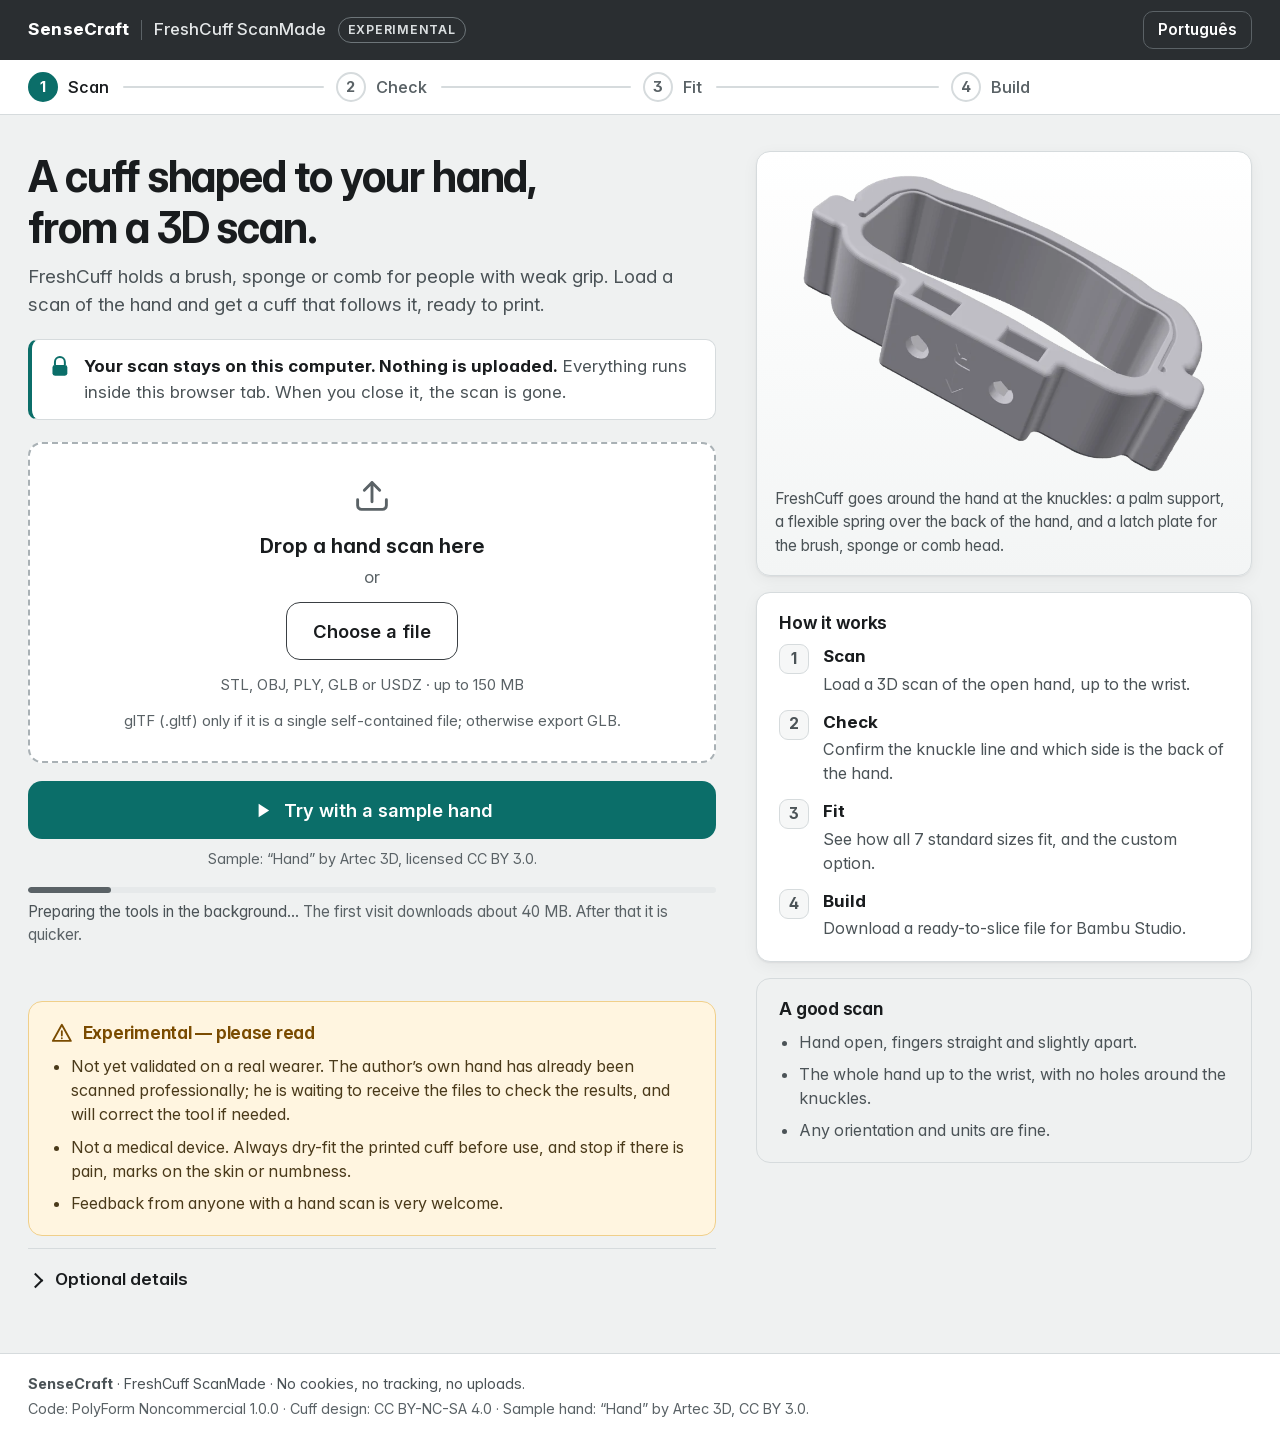
<file: web/index.html>
<!DOCTYPE html>
<html lang="en">
<head>
<meta charset="utf-8">
<meta name="viewport" content="width=device-width, initial-scale=1">
<meta http-equiv="Content-Security-Policy" content="default-src 'self'; script-src 'self' 'wasm-unsafe-eval'; worker-src 'self'; connect-src 'self'; img-src 'self' blob: data:; style-src 'self' 'unsafe-inline'; font-src 'self'; object-src 'none'; base-uri 'none'; form-action 'none'">
<meta name="referrer" content="no-referrer">
<title>FreshCuff ScanMade · a custom cuff from a hand scan · SenseCraft</title>
<meta name="description" content="Turn a 3D hand scan into a custom 3D-printable assistive cuff. Runs entirely in your browser: your scan never leaves your computer.">
<meta name="theme-color" content="#25292c">
<link rel="preload" href="InterVariable.woff2" as="font" type="font/woff2" crossorigin>
<link rel="stylesheet" href="ui/style.css">
<link rel="modulepreload" href="vendor/three/three.module.min.js">
</head>
<body>
<a class="skip" href="#main" data-i18n="skip">Skip to main content</a>

<header class="top">
  <div class="wrap top-in">
    <div class="brand">
      <span class="brand-sc">SenseCraft</span>
      <span class="brand-sep" aria-hidden="true"></span>
      <span class="brand-prod" data-i18n="brand_product">FreshCuff ScanMade</span>
      <span class="tag" data-i18n="tag_experimental">Experimental</span>
    </div>
    <button id="lang" type="button" class="btn btn-quiet btn-sm" data-i18n="lang_toggle" data-i18n-aria="lang_toggle_aria">Português</button>
  </div>
</header>

<div id="phone-note" class="phone-note" hidden>
  <div class="wrap phone-in">
    <p data-i18n="phone_note"></p>
    <button type="button" class="btn btn-quiet btn-sm" id="phone-ok" data-i18n="phone_dismiss">OK</button>
  </div>
</div>

<nav class="stepper" data-i18n-aria="stepper_aria" aria-label="Progress">
  <ol class="wrap">
    <li data-step="1"><span class="num" aria-hidden="true">1</span><span data-i18n="step_scan">Scan</span></li>
    <li data-step="2"><span class="num" aria-hidden="true">2</span><span data-i18n="step_check">Check</span></li>
    <li data-step="3"><span class="num" aria-hidden="true">3</span><span data-i18n="step_fit">Fit</span></li>
    <li data-step="4"><span class="num" aria-hidden="true">4</span><span data-i18n="step_build">Build</span></li>
  </ol>
</nav>

<main id="main" tabindex="-1">
  <!-- STEP 1 · START -->
  <section id="step-1" class="step wrap" aria-labelledby="s1-title">
    <div class="start">
      <div class="start-main">
        <h1 id="s1-title" data-i18n="s1_title">A cuff shaped to your hand, from a 3D scan.</h1>
        <p class="lead" data-i18n="s1_lead"></p>
        <p class="privacy"><svg aria-hidden="true" viewBox="0 0 24 24" class="ico"><path d="M7 10V7a5 5 0 0 1 10 0v3" fill="none" stroke="currentColor" stroke-width="2"/><rect x="4.5" y="10" width="15" height="11" rx="2.5" fill="currentColor"/></svg>
          <span><strong data-i18n="privacy">Your scan stays on this computer. Nothing is uploaded.</strong> <span data-i18n="privacy_more"></span></span></p>

        <div id="drop" class="drop" tabindex="-1">
          <svg aria-hidden="true" viewBox="0 0 48 48" class="drop-ico"><path d="M24 31V11m0 0-8 8m8-8 8 8" fill="none" stroke="currentColor" stroke-width="3" stroke-linecap="round" stroke-linejoin="round"/><path d="M9 29v6a4 4 0 0 0 4 4h22a4 4 0 0 0 4-4v-6" fill="none" stroke="currentColor" stroke-width="3" stroke-linecap="round"/></svg>
          <p class="drop-title" data-i18n="drop_title">Drop a hand scan here</p>
          <p class="drop-or"><span data-i18n="drop_or">or</span></p>
          <button type="button" class="btn btn-secondary btn-lg" id="choose"><span data-i18n="drop_choose">Choose a file</span></button>
          <input id="file" class="sr-only" type="file" tabindex="-1" aria-hidden="true" accept=".stl,.obj,.ply,.glb,.gltf,.usdz">
          <p class="drop-formats" data-i18n="drop_formats"></p>
          <p class="drop-formats" data-i18n="drop_gltf_note"></p>
        </div>

        <div class="sample-row">
          <button id="sample" type="button" class="btn btn-primary btn-lg btn-block">
            <svg aria-hidden="true" viewBox="0 0 24 24" class="ico"><path d="M8 5v14l11-7z" fill="currentColor"/></svg>
            <span data-i18n="sample_btn">Try with a sample hand</span></button>
          <p class="credit" data-i18n="sample_credit">Sample: “Hand” by Artec 3D, licensed CC BY 3.0.</p>
        </div>

        <div id="tools" class="tools" role="status" aria-live="polite">
          <div class="tools-bar" aria-hidden="true"><span id="tools-fill"></span></div>
          <p><span id="tools-text" data-i18n="tools_loading">Preparing the tools in the background…</span> <span id="tools-sub" class="muted" data-i18n="tools_loading_first"></span></p>
        </div>
        <p id="start-status" class="status" role="status" aria-live="polite"></p>

        <div class="card notice notice-start" role="note">
          <h2><svg aria-hidden="true" viewBox="0 0 24 24" class="ico"><path d="M12 3 2 21h20z" fill="none" stroke="currentColor" stroke-width="2" stroke-linejoin="round"/><path d="M12 10v5m0 3v.01" stroke="currentColor" stroke-width="2" stroke-linecap="round"/></svg>
            <span data-i18n="exp_title">Experimental — please read</span></h2>
          <ul>
            <li data-i18n="exp_1"></li>
            <li data-i18n="exp_2"></li>
            <li data-i18n="exp_3"></li>
          </ul>
        </div>
        <details class="opts" id="opts">
          <summary><span data-i18n="opt_title">Optional details</span></summary>
          <div class="opts-body">
            <fieldset class="field">
              <legend data-i18n="opt_hand">Which hand is it?</legend>
              <div class="seg" role="radiogroup">
                <label><input type="radio" name="hand" value="auto" checked><span data-i18n="hand_auto">Detect</span></label>
                <label><input type="radio" name="hand" value="left"><span data-i18n="hand_left">Left</span></label>
                <label><input type="radio" name="hand" value="right"><span data-i18n="hand_right">Right</span></label>
              </div>
            </fieldset>
            <div class="field">
              <label for="units" data-i18n="opt_units">Scan units</label>
              <select id="units" aria-describedby="units-help">
                <option value="auto" data-i18n="units_auto">Detect</option>
                <option value="1" data-i18n="units_mm">Millimetres</option>
                <option value="10" data-i18n="units_cm">Centimetres</option>
                <option value="1000" data-i18n="units_m">Metres</option>
                <option value="25.4" data-i18n="units_in">Inches</option>
              </select>
              <p id="units-help" class="help" data-i18n="opt_units_help"></p>
            </div>
          </div>
        </details>
      </div>

      <div class="start-side">
        <figure class="card product">
          <img src="ui/img/cuff_hero.webp" width="760" height="570" alt="" data-i18n-alt="product_alt">
          <figcaption data-i18n="product_cap"></figcaption>
        </figure>
        <div class="card how">
          <h2 data-i18n="how_title">How it works</h2>
          <ol class="how-list">
            <li><span class="how-n" aria-hidden="true">1</span><div><strong data-i18n="how_1_t">Scan</strong><p data-i18n="how_1"></p></div></li>
            <li><span class="how-n" aria-hidden="true">2</span><div><strong data-i18n="how_2_t">Check</strong><p data-i18n="how_2"></p></div></li>
            <li><span class="how-n" aria-hidden="true">3</span><div><strong data-i18n="how_3_t">Fit</strong><p data-i18n="how_3"></p></div></li>
            <li><span class="how-n" aria-hidden="true">4</span><div><strong data-i18n="how_4_t">Build</strong><p data-i18n="how_4"></p></div></li>
          </ol>
        </div>
        <div class="card tips">
          <h2 data-i18n="scan_tips_title">A good scan</h2>
          <ul>
            <li data-i18n="scan_tip_1"></li>
            <li data-i18n="scan_tip_2"></li>
            <li data-i18n="scan_tip_3"></li>
          </ul>
        </div>
      </div>
    </div>
  </section>

  <!-- STEPS 2–4 share the 3D view -->
  <section id="work" class="work wrap" hidden>
    <div class="panel">
      <!-- STEP 2 · CHECK -->
      <div id="step-2" class="step-panel" hidden aria-labelledby="s2-title">
        <p class="eyebrow" data-step-of="2"></p>
        <h1 id="s2-title" data-i18n="s2_title" tabindex="-1">Check the hand</h1>
        <p class="lead" data-i18n="s2_lead"></p>
        <div id="s2-wait" class="card wait" role="status" aria-live="polite">
          <span class="spinner" aria-hidden="true"></span>
          <div><strong id="s2-wait-t" data-i18n="reading">Reading the scan…</strong><p id="s2-wait-sub" class="muted"></p></div>
        </div>
        <div id="s2-body" hidden>
        <div id="needs" class="callout callout-warn" hidden>
          <h2 data-i18n="needs_input_title">Please check this</h2>
          <p data-i18n="needs_input_lead"></p>
          <ul id="needs-list"></ul>
        </div>
        <div class="card">
          <h2 data-i18n="s2_checklist_title">Look for three things</h2>
          <ol class="checks">
            <li><span class="swatch sw-line" aria-hidden="true"></span><span data-i18n="s2_check_1"></span></li>
            <li><span class="swatch sw-band" aria-hidden="true"></span><span data-i18n="s2_check_2"></span></li>
            <li><span class="swatch sw-label" aria-hidden="true"></span><span data-i18n="s2_check_3"></span></li>
          </ol>
        </div>
        <div class="card">
          <div class="quality">
            <div>
              <h2 data-i18n="quality_title">Scan quality</h2>
              <p id="q-word" class="q-word"></p>
            </div>
            <div class="meter" id="q-meter" role="meter" aria-valuemin="0" aria-valuemax="100" aria-valuenow="0" data-i18n-aria="quality_title"><span id="q-fill"></span><b id="q-num">–</b></div>
          </div>
          <ul id="q-notes" class="notes"></ul>
          <ul id="prep-msgs" class="notes msgs" hidden></ul>
          <h2 class="mt" data-i18n="detected_title">What we detected</h2>
          <dl class="facts" id="facts"></dl>
        </div>
        <div class="card">
          <h2 data-i18n="fix_title">Fix it</h2>
          <div class="fix-grid">
            <button type="button" class="btn btn-secondary" id="fx-flip" aria-pressed="false"><svg aria-hidden="true" viewBox="0 0 24 24" class="ico"><path d="M4 9a8 8 0 0 1 14-3l2 2M20 15a8 8 0 0 1-14 3l-2-2M20 4v4h-4M4 20v-4h4" fill="none" stroke="currentColor" stroke-width="2" stroke-linecap="round" stroke-linejoin="round"/></svg><span data-i18n="fix_flip">Flip back / palm</span></button>
            <button type="button" class="btn btn-secondary" id="fx-fingers" aria-pressed="false"><svg aria-hidden="true" viewBox="0 0 24 24" class="ico"><path d="M8 4v16m0-16-4 4m4-4 4 4M16 20V4m0 16-4-4m4 4 4-4" fill="none" stroke="currentColor" stroke-width="2" stroke-linecap="round" stroke-linejoin="round"/></svg><span data-i18n="fix_fingers">Swap finger end</span></button>
            <button type="button" class="btn btn-secondary" id="fx-side" aria-pressed="false"><svg aria-hidden="true" viewBox="0 0 24 24" class="ico"><path d="M12 3v18M8 7 4 12l4 5M16 7l4 5-4 5" fill="none" stroke="currentColor" stroke-width="2" stroke-linecap="round" stroke-linejoin="round"/></svg><span data-i18n="fix_side">Left / Right</span></button>
          </div>
          <div class="move">
            <p class="move-t"><strong data-i18n="fix_move">Move the knuckle line</strong> <span class="help" data-i18n="fix_move_help"></span></p>
            <div class="move-row">
              <button type="button" class="btn btn-secondary" id="fx-up"><svg aria-hidden="true" viewBox="0 0 24 24" class="ico"><path d="M12 19V5m0 0-6 6m6-6 6 6" fill="none" stroke="currentColor" stroke-width="2.2" stroke-linecap="round" stroke-linejoin="round"/></svg><span data-i18n="fix_toward_fingers">Toward fingers</span></button>
              <button type="button" class="btn btn-secondary" id="fx-down"><svg aria-hidden="true" viewBox="0 0 24 24" class="ico"><path d="M12 5v14m0 0-6-6m6 6 6-6" fill="none" stroke="currentColor" stroke-width="2.2" stroke-linecap="round" stroke-linejoin="round"/></svg><span data-i18n="fix_toward_wrist">Toward wrist</span></button>
            </div>
          </div>
          <p id="fix-status" class="status" role="status" aria-live="polite"></p>
          <button type="button" class="btn btn-link" id="fx-reset" hidden data-i18n="fix_reset">Undo my changes</button>
        </div>
        </div>
        <div class="actions">
          <button type="button" class="btn btn-quiet" id="s2-back" data-i18n="back">Back</button>
          <button type="button" class="btn btn-primary btn-lg" id="s2-go"><span data-i18n="s2_continue">Looks right — continue</span><svg aria-hidden="true" viewBox="0 0 24 24" class="ico"><path d="M5 12h14m0 0-6-6m6 6-6 6" fill="none" stroke="currentColor" stroke-width="2.2" stroke-linecap="round" stroke-linejoin="round"/></svg></button>
        </div>
      </div>

      <!-- STEP 3 · FIT -->
      <div id="step-3" class="step-panel" hidden aria-labelledby="s3-title">
        <p class="eyebrow" data-step-of="3"></p>
        <h1 id="s3-title" data-i18n="s3_title" tabindex="-1">How the cuff fits</h1>
        <p class="lead" data-i18n="s3_lead"></p>
        <div id="rec" class="card rec"></div>
        <div class="card">
          <h2 data-i18n="sizes_title">All standard sizes</h2>
          <div class="table-wrap">
            <table class="sizes" id="sizes">
              <caption class="sr-only" data-i18n="sizes_caption"></caption>
              <thead><tr><th scope="col" data-i18n="th_size">Size</th><th scope="col" data-i18n="th_fit">Fit</th><th scope="col" class="num" data-i18n="th_min">Tightest point</th><th scope="col" class="num" data-i18n="th_back">Back of hand</th><th scope="col" class="num" data-i18n="th_sides">Sides</th></tr></thead>
              <tbody></tbody>
            </table>
          </div>
          <p class="help" data-i18n="sizes_caption"></p>
        </div>
        <div class="card tape-card" id="tape-card" hidden>
          <h2><label for="tape" data-i18n="tape_title">Tape measure around the knuckles</label> <span class="req" data-i18n="required">required</span></h2>
          <p data-i18n="tape_why">Needed before we build a custom cuff: it confirms that the scan has the right scale.</p>
          <div class="tape-row">
            <input id="tape" type="number" inputmode="decimal" min="10" max="35" step="0.1" placeholder="e.g. 18.5" data-i18n-ph="tape_ph" aria-describedby="tape-how tape-sample tape-err" aria-required="true">
            <span class="unit" aria-hidden="true">cm</span>
          </div>
          <p id="tape-how" class="help" data-i18n="tape_how">Wrap a soft tape measure around the widest part of the palm, over the knuckles, with the thumb outside the tape. Snug, not tight.</p>
          <p id="tape-sample" class="note-ok" hidden data-i18n="tape_sample">Tape for the sample hand: 18.2 cm.</p>
          <p id="tape-err" class="err-inline" role="alert"></p>
          <p id="tape-ok" class="note-ok" role="status"></p>
          <button type="button" class="btn btn-secondary" id="tape-check" data-i18n="tape_check">Check the tape</button>
          <p id="tape-why-short" class="sr-only" data-i18n="tape_missing"></p>
        </div>
        <details class="card fit-notes" id="fit-notes" hidden>
          <summary><h2 data-i18n="notes_title">Details of the reading</h2></summary>
          <ul></ul>
        </details>
        <div class="actions">
          <button type="button" class="btn btn-quiet" id="s3-back" data-i18n="back">Back</button>
          <span id="s3-actions"></span>
        </div>
      </div>

      <!-- STEP 4 · BUILD -->
      <div id="step-4" class="step-panel" hidden aria-labelledby="s4-title">
        <p class="eyebrow" data-step-of="4"></p>
        <h1 id="s4-title" tabindex="-1"></h1>
        <div id="build-progress">
          <p class="lead" data-i18n="s4_lead"></p>
          <ol class="progress" id="build-steps" aria-live="polite"></ol>
          <p class="elapsed" id="build-elapsed"></p>
        </div>
        <div id="build-done" hidden>
          <div class="card">
            <h2 data-i18n="dl_title">Downloads</h2>
            <div class="downloads" id="downloads"></div>
          </div>
          <div class="card" id="verif"></div>
          <div class="card">
            <h2 data-i18n="print_title">Print and dry-fit</h2>
            <ol class="numbered">
              <li data-i18n="print_1"></li><li data-i18n="print_2"></li><li data-i18n="print_3"></li><li data-i18n="print_4"></li><li data-i18n="print_5"></li>
            </ol>
          </div>
          <div class="card feedback">
            <h2 data-i18n="feedback_title">Tell us how it went</h2>
            <p data-i18n="feedback_lead"></p>
            <a class="btn btn-secondary" id="feedback" href="https://github.com/sensecraft3d-eng/freshcuff-scanmade/issues/new?template=fit-feedback.yml" target="_blank" rel="noopener noreferrer"><span data-i18n="feedback_btn">Send fit feedback</span></a>
          </div>
        </div>
        <div class="actions">
          <button type="button" class="btn btn-quiet" id="s4-back" data-i18n="back">Back</button>
          <button type="button" class="btn btn-secondary" id="s4-over" data-i18n="start_over">Start over with another scan</button>
        </div>
      </div>
    </div>

    <div class="stage" id="stage">
      <div class="viewer" id="viewer" tabindex="0" role="img" data-i18n-aria="viewer_aria">
        <canvas id="canvas"></canvas>
        <div class="labels" id="labels" aria-hidden="true"></div>
        <div class="v-loading" id="v-loading" hidden><span class="spinner" aria-hidden="true"></span><span id="v-loading-text" data-i18n="view_loading"></span></div>
      </div>
      <div class="v-bar">
        <div class="v-views" role="group">
          <button type="button" class="btn btn-tool" data-view="back" data-i18n="view_back">Back</button>
          <button type="button" class="btn btn-tool" data-view="palm" data-i18n="view_palm">Palm</button>
          <button type="button" class="btn btn-tool" data-view="side" data-i18n="view_side">Side</button>
          <button type="button" class="btn btn-tool" data-view="reset" data-i18n="view_reset">Reset view</button>
        </div>
        <div class="v-toggle" id="v-toggle" role="group" hidden>
          <button type="button" class="btn btn-tool" data-show="hand" aria-pressed="false" data-i18n="view_hand_only">Hand</button>
          <button type="button" class="btn btn-tool" data-show="both" aria-pressed="true" data-i18n="view_with_cuff">Hand + cuff</button>
        </div>
      </div>
      <div class="legend" id="legend" hidden></div>
      <p class="v-hint" data-i18n="view_hint">Drag to turn · scroll to zoom</p>
    </div>
  </section>

  <!-- ERROR (never a dead end) -->
  <section id="error" class="wrap step" hidden aria-labelledby="err-title">
    <div class="card err">
      <h1 id="err-title" tabindex="-1" data-i18n="err_title">Something went wrong</h1>
      <h2 data-i18n="err_what">What happened</h2>
      <p id="err-msg"></p>
      <h2 data-i18n="err_try">What to try</h2>
      <ul id="err-tips"></ul>
      <div class="actions left">
        <button type="button" class="btn btn-primary" id="err-retry" data-i18n="err_retry">Try again</button>
        <button type="button" class="btn btn-secondary" id="err-file" data-i18n="err_other_file">Choose another file</button>
        <button type="button" class="btn btn-quiet" id="err-sample" data-i18n="sample_btn">Try with a sample hand</button>
      </div>
      <details class="tech"><summary data-i18n="err_details">Technical details</summary><pre id="err-tech"></pre></details>
    </div>
  </section>
</main>

<footer class="foot">
  <div class="wrap foot-in">
    <p><strong>SenseCraft</strong> · FreshCuff ScanMade · <span data-i18n="footer_privacy"></span></p>
    <p class="muted"><span data-i18n="footer_license"></span> · <span data-i18n="footer_sample"></span></p>
  </div>
</footer>
<script type="module" src="app.js"></script>
</body>
</html>
</file>
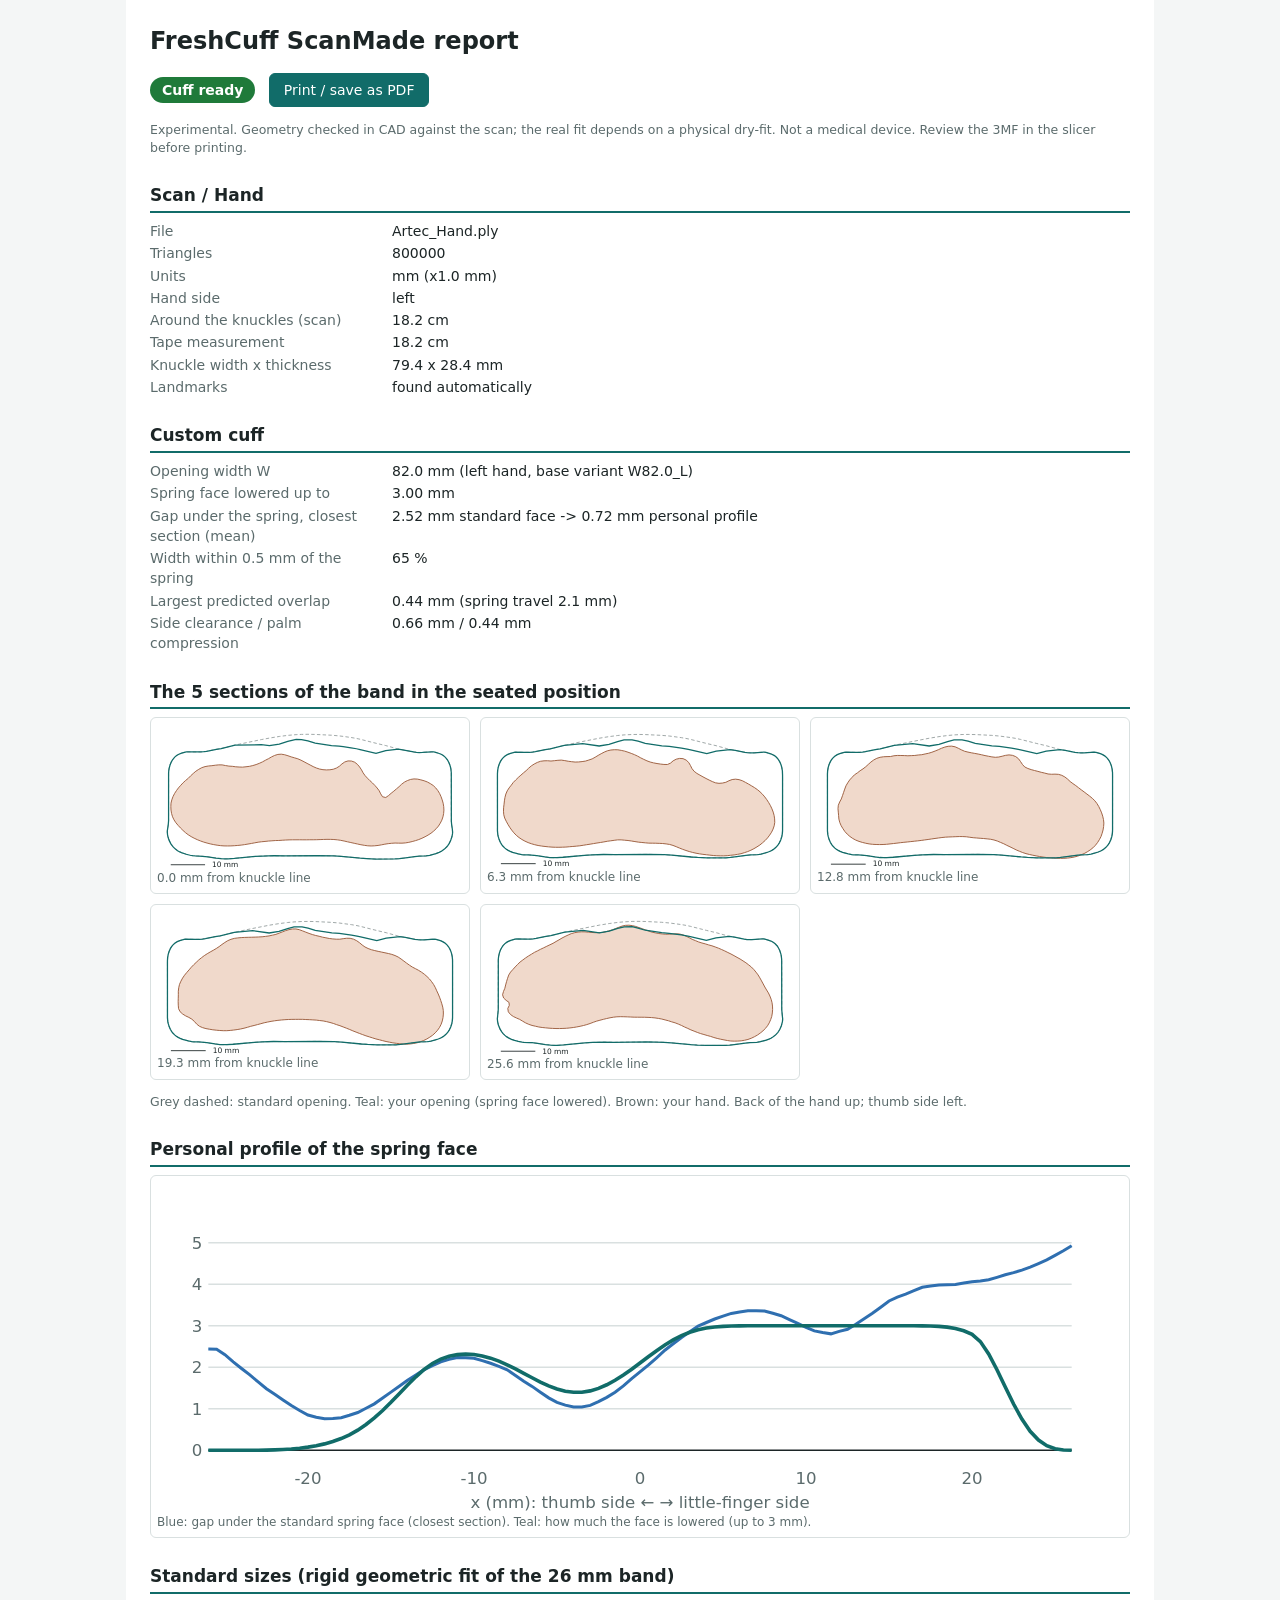
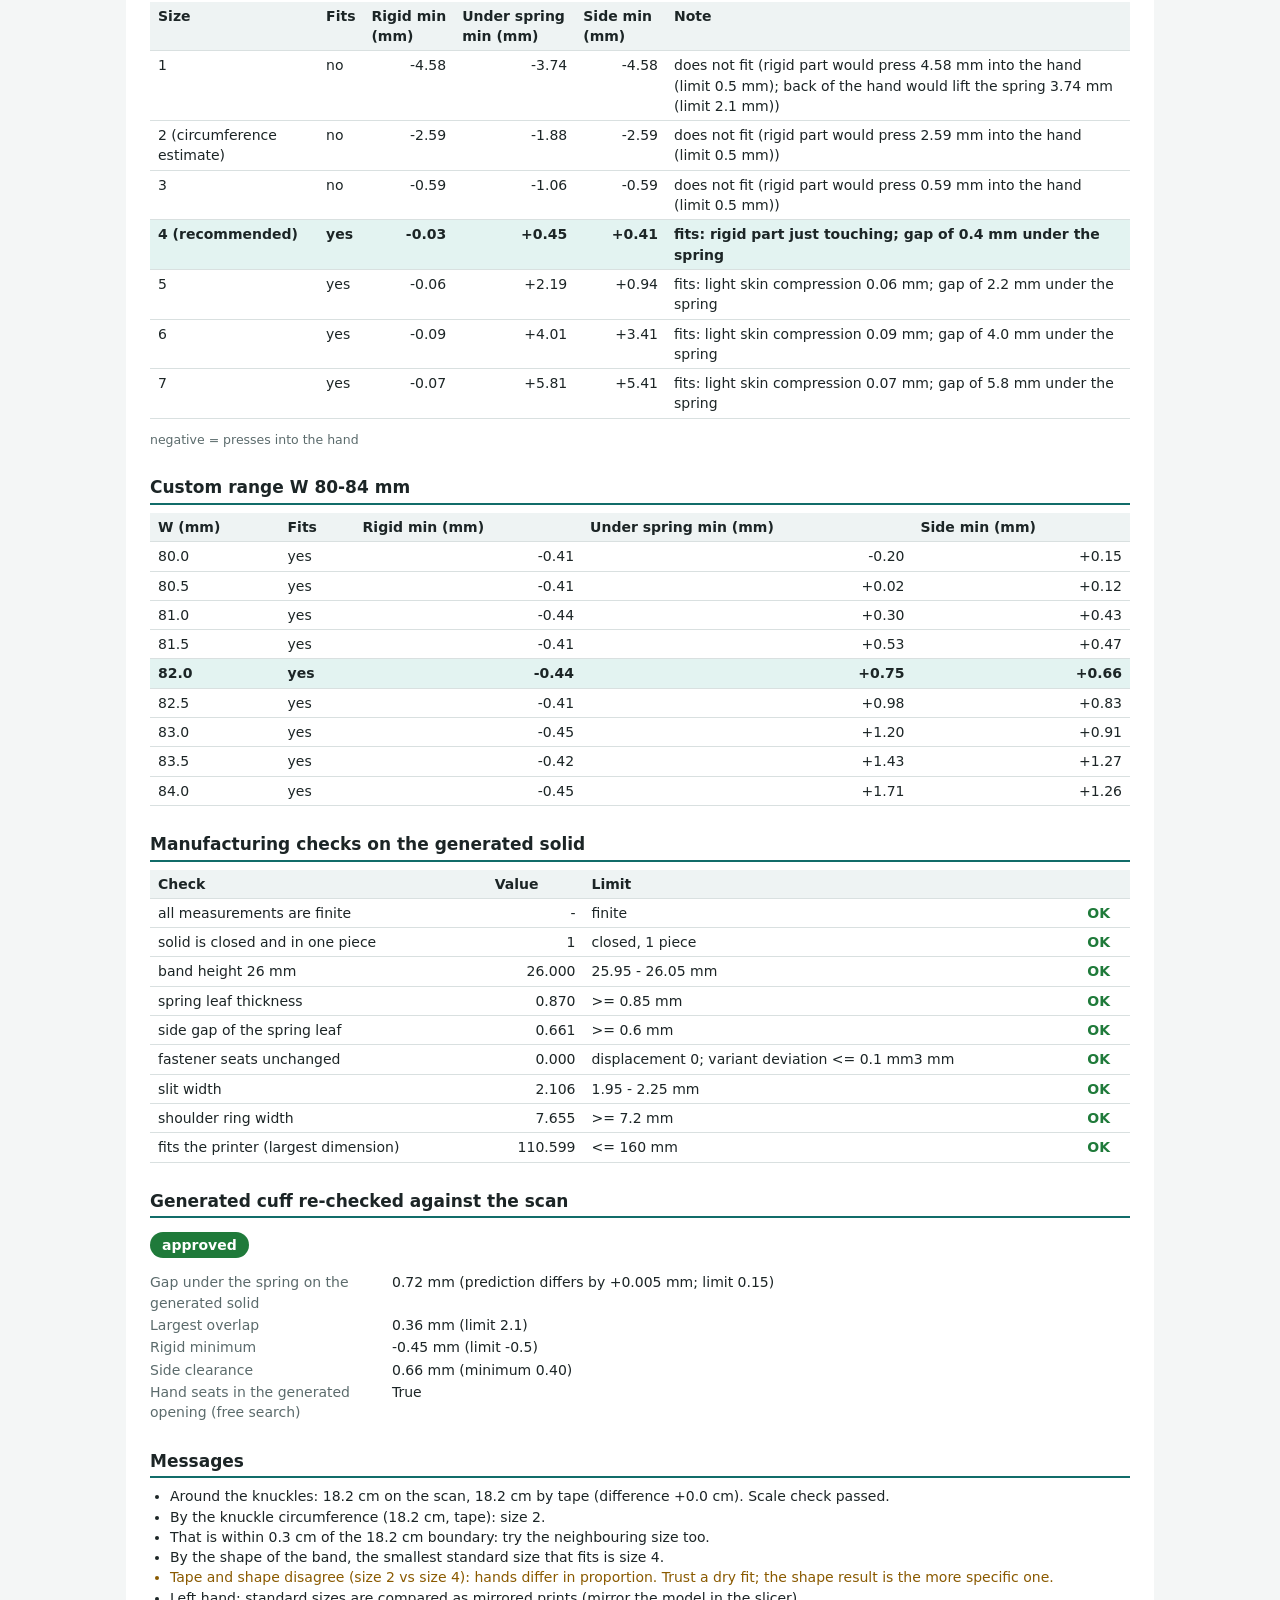
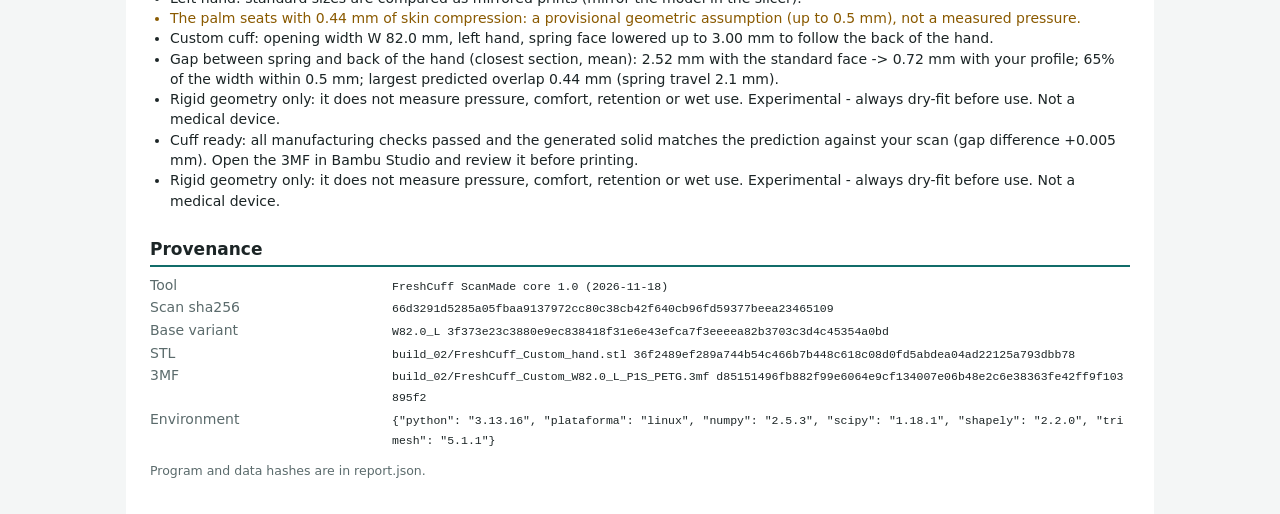
<file: tests/fixtures/artec/report.html>
<!doctype html><html lang="en"><head><meta charset="utf-8"><meta name="viewport" content="width=device-width,initial-scale=1"><title>FreshCuff ScanMade report</title><style>
body{font:14px/1.45 system-ui,-apple-system,'Segoe UI',Roboto,Arial,sans-serif;color:#1c2526;margin:0;background:#f4f6f6}
main{max-width:980px;margin:0 auto;padding:24px;background:#fff}
h1{font-size:24px;margin:0 0 4px} h2{font-size:17px;margin:26px 0 8px;border-bottom:2px solid #116c69;padding-bottom:3px}
.badge{display:inline-block;padding:3px 12px;border-radius:14px;color:#fff;font-weight:600}
.ok{background:#1f7a3a}.bad{background:#b3261e} .muted{color:#5b6b6c;font-size:12.5px}
table{border-collapse:collapse;width:100%;margin:6px 0} th,td{border-bottom:1px solid #d9e0e0;padding:4px 8px;text-align:left;vertical-align:top}
th{background:#eef3f3;font-weight:600} td.n{text-align:right;font-variant-numeric:tabular-nums}
tr.rec td{background:#e3f3f1;font-weight:600} .grid{display:grid;grid-template-columns:repeat(auto-fit,minmax(290px,1fr));gap:10px}
figure{margin:0;border:1px solid #d9e0e0;border-radius:6px;padding:6px} figcaption{font-size:12px;color:#5b6b6c}
svg{width:100%;height:auto;display:block} code{font-size:11.5px;word-break:break-all}
.kv{display:grid;grid-template-columns:230px 1fr;gap:2px 12px} .kv div:nth-child(odd){color:#5b6b6c}
ul{margin:4px 0;padding-left:20px} li.warn{color:#8a5a00} li.error{color:#b3261e}
button{font:inherit;padding:6px 14px;border:1px solid #116c69;background:#116c69;color:#fff;border-radius:6px;cursor:pointer}
@media print{body{background:#fff}main{padding:0;max-width:none}button{display:none}h2{break-after:avoid}figure,table{break-inside:avoid}}
</style></head><body><main><h1>FreshCuff ScanMade report</h1><p><span class="badge ok">Cuff ready</span> &nbsp; <button onclick="window.print()">Print / save as PDF</button></p><p class="muted">Experimental. Geometry checked in CAD against the scan; the real fit depends on a physical dry-fit. Not a medical device. Review the 3MF in the slicer before printing.</p><h2>Scan / Hand</h2><div class="kv"><div>File</div><div>Artec_Hand.ply</div><div>Triangles</div><div>800000</div><div>Units</div><div>mm (x1.0 mm)</div><div>Hand side</div><div>left</div><div>Around the knuckles (scan)</div><div>18.2 cm</div><div>Tape measurement</div><div>18.2 cm</div><div>Knuckle width x thickness</div><div>79.4 x 28.4 mm</div><div>Landmarks</div><div>found automatically</div></div><h2>Custom cuff</h2><div class="kv"><div>Opening width W</div><div>82.0 mm (left hand, base variant W82.0_L)</div><div>Spring face lowered up to</div><div>3.00 mm</div><div>Gap under the spring, closest section (mean)</div><div>2.52 mm standard face -&gt; 0.72 mm personal profile</div><div>Width within 0.5 mm of the spring</div><div>65 %</div><div>Largest predicted overlap</div><div>0.44 mm (spring travel 2.1 mm)</div><div>Side clearance / palm compression</div><div>0.66 mm / 0.44 mm</div></div><h2>The 5 sections of the band in the seated position</h2><div class="grid"><figure><svg viewBox="0 0 535 254" role="img" aria-label="section 0.0 mm"><path d="M318.91,73.82 L313.80,76.97 L308.19,79.10 L302.23,80.03 L296.21,80.27 L290.20,79.88 L284.29,78.77 L278.57,76.89 L273.05,74.50 L267.72,71.68 L262.40,68.86 L257.10,66.01 L251.74,63.26 L246.23,60.86 L240.46,59.16 L234.67,57.50 L229.01,55.52 L223.25,53.77 L217.34,52.76 L211.34,53.17 L205.59,54.97 L200.18,57.59 L194.97,60.60 L189.60,63.33 L184.35,66.26 L178.87,68.78 L173.26,70.94 L167.49,72.68 L161.62,74.02 L155.64,74.75 L149.65,75.42 L143.64,75.24 L137.63,74.81 L131.67,73.99 L125.65,73.61 L119.71,72.65 L113.81,71.48 L107.80,71.45 L101.83,72.07 L95.89,72.89 L89.89,73.43 L83.97,74.50 L78.25,76.38 L72.97,79.27 L67.93,82.56 L63.36,86.48 L58.89,90.52 L54.76,94.90 L50.08,98.68 L45.63,102.74 L41.55,107.17 L37.54,111.66 L33.94,116.50 L30.69,121.57 L27.96,126.94 L25.89,132.59 L24.44,138.43 L24.17,144.45 L24.44,150.47 L25.43,156.41 L27.16,162.18 L29.71,167.63 L33.01,172.67 L36.91,177.27 L40.98,181.72 L45.25,185.96 L49.74,189.98 L54.53,193.64 L59.63,196.85 L64.94,199.70 L70.40,202.25 L75.99,204.50 L81.67,206.51 L87.47,208.16 L93.31,209.66 L99.20,210.90 L105.14,211.92 L111.12,212.71 L117.13,213.16 L123.16,213.25 L129.18,213.17 L135.20,212.81 L141.20,212.34 L147.20,211.75 L153.17,210.91 L159.11,209.92 L165.05,208.88 L170.97,207.77 L176.89,206.66 L182.87,205.90 L188.87,205.33 L194.86,204.69 L200.87,204.24 L206.87,203.79 L212.90,203.65 L218.91,203.26 L224.93,202.91 L230.95,202.63 L236.97,202.48 L242.99,202.49 L249.02,202.46 L255.05,202.52 L261.08,202.51 L267.10,202.43 L273.13,202.43 L279.15,202.31 L285.17,202.11 L291.20,201.89 L297.22,201.69 L303.25,201.76 L309.27,201.97 L315.26,202.55 L321.23,203.41 L327.13,204.62 L333.01,205.99 L338.89,207.28 L344.78,208.58 L350.66,209.87 L356.56,211.11 L362.49,212.17 L368.46,212.99 L374.48,213.27 L380.50,212.97 L386.49,212.35 L392.43,211.32 L398.34,210.15 L404.29,209.21 L410.27,208.59 L416.27,208.18 L422.29,208.32 L428.31,208.37 L434.32,207.92 L440.26,206.93 L446.13,205.55 L451.94,203.95 L457.67,202.07 L463.24,199.78 L468.67,197.17 L473.93,194.25 L479.03,191.03 L483.73,187.27 L488.09,183.12 L492.04,178.57 L495.25,173.48 L498.02,168.13 L499.96,162.42 L501.16,156.52 L501.65,150.51 L501.31,144.50 L500.35,138.55 L498.67,132.76 L496.65,127.09 L494.17,121.60 L491.05,116.45 L487.33,111.72 L482.98,107.56 L477.95,104.25 L472.67,101.36 L467.03,99.23 L461.23,97.62 L455.35,96.34 L449.33,96.02 L443.40,96.91 L437.74,98.95 L432.43,101.73 L427.63,105.37 L423.28,109.54 L418.69,113.45 L414.11,117.37 L409.40,121.12 L404.89,125.10 L399.98,128.54 L394.33,127.21 L391.17,122.16 L388.53,116.75 L384.90,111.94 L380.95,107.40 L376.72,103.10 L372.26,99.07 L368.02,94.78 L363.92,90.38 L360.41,85.48 L357.56,80.18 L354.25,75.15 L350.38,70.54 L345.67,66.80 L340.03,64.76 L334.04,64.54 L328.32,66.35 L323.38,69.77 Z" fill="#f0d9cb" stroke="#9a5a3a" stroke-width="1.6"/><path d="M20.22,200.66 L21.64,204.38 L24.03,209.07 L26.20,212.32 L28.60,215.27 L32.23,218.74 L35.97,221.50 L39.90,223.72 L44.02,225.50 L51.02,227.73 L57.82,229.51 L62.38,230.35 L66.93,230.76 L73.39,230.92 L79.60,231.32 L89.05,232.40 L103.03,234.46 L112.04,235.52 L118.23,235.85 L124.50,235.75 L135.28,235.01 L171.83,231.65 L184.96,230.84 L204.71,230.31 L223.25,230.56 L280.45,229.99 L309.10,230.53 L321.83,231.46 L355.61,234.58 L366.39,235.32 L382.64,236.08 L415.72,236.02 L423.68,235.44 L431.31,234.52 L450.70,231.80 L458.47,231.08 L470.44,230.59 L476.95,229.52 L487.66,226.61 L493.33,224.47 L497.95,222.05 L502.58,218.74 L506.78,214.63 L508.36,212.69 L510.77,209.08 L513.57,203.45 L515.77,196.72 L516.65,192.17 L516.83,188.87 L516.39,183.87 L515.23,176.65 L514.63,170.00 L514.55,85.09 L513.88,78.92 L513.20,75.66 L512.02,71.60 L510.11,66.91 L507.82,62.84 L506.09,60.48 L504.25,58.36 L500.59,55.22 L496.80,52.96 L492.23,51.11 L487.14,49.63 L484.11,48.88 L480.54,48.60 L464.17,49.69 L458.45,49.84 L453.53,49.57 L448.57,48.88 L431.71,45.49 L422.05,43.88 L399.94,37.71 L382.97,33.71 L355.09,26.66 L348.77,25.27 L339.28,23.60 L325.46,21.67 L318.07,20.76 L305.15,19.63 L276.53,18.24 L263.84,18.00 L252.67,18.18 L243.24,18.62 L228.62,19.88 L213.79,21.80 L196.57,24.61 L182.39,27.27 L136.42,36.80 L112.21,42.94 L103.79,44.24 L86.62,47.73 L81.74,48.44 L76.41,48.83 L70.29,48.93 L53.41,48.59 L51.40,48.76 L49.45,49.18 L42.97,50.98 L38.24,52.85 L34.24,55.21 L30.97,57.95 L27.46,62.15 L25.07,66.19 L22.78,71.63 L21.21,77.45 L20.57,81.41 L20.23,86.30 L20.21,169.27 L19.65,176.23 L18.16,185.93 L18.00,188.80 L18.38,193.69 L19.01,196.55 L20.22,200.66 Z" fill="none" stroke="#8a9494" stroke-width="1.4" stroke-dasharray="6 4"/><path d="M20.22,200.66 L19.01,196.55 L18.38,193.69 L18.00,188.80 L18.16,185.93 L19.65,176.23 L20.21,169.27 L20.23,86.30 L20.57,81.41 L21.21,77.45 L22.78,71.63 L25.07,66.19 L27.46,62.15 L30.97,57.95 L34.24,55.21 L38.24,52.85 L42.97,50.98 L49.45,49.18 L51.40,48.76 L53.41,48.59 L70.29,48.93 L76.41,48.83 L81.74,48.44 L86.62,47.73 L103.79,44.24 L112.21,42.94 L136.42,36.87 L182.39,36.28 L196.57,37.94 L213.79,35.06 L228.62,30.32 L243.24,27.01 L252.67,27.18 L263.84,29.56 L276.53,33.49 L305.15,37.62 L318.07,38.76 L325.46,39.67 L339.28,41.60 L348.77,43.27 L355.09,44.66 L382.97,51.14 L399.94,46.42 L422.05,43.91 L431.71,45.49 L448.57,48.88 L453.53,49.57 L458.45,49.84 L464.17,49.69 L480.54,48.60 L484.11,48.88 L487.14,49.63 L492.23,51.11 L496.80,52.96 L500.59,55.22 L504.25,58.36 L506.09,60.48 L507.82,62.84 L510.11,66.91 L512.02,71.60 L513.20,75.66 L513.88,78.92 L514.55,85.09 L514.63,170.00 L515.23,176.65 L516.39,183.87 L516.83,188.87 L516.65,192.17 L515.77,196.72 L513.57,203.45 L510.77,209.08 L508.36,212.69 L506.78,214.63 L502.58,218.74 L497.95,222.05 L493.33,224.47 L487.66,226.61 L476.95,229.52 L470.44,230.59 L458.47,231.08 L450.70,231.80 L431.31,234.52 L423.68,235.44 L415.72,236.02 L382.64,236.08 L366.39,235.32 L355.61,234.58 L321.83,231.46 L309.10,230.53 L280.45,229.99 L223.25,230.56 L204.71,230.31 L184.96,230.84 L171.83,231.65 L135.28,235.01 L124.50,235.75 L118.23,235.85 L112.04,235.52 L103.03,234.46 L89.05,232.40 L79.60,231.32 L73.39,230.92 L66.93,230.76 L62.38,230.35 L57.82,229.51 L51.02,227.73 L44.02,225.50 L39.90,223.72 L35.97,221.50 L32.23,218.74 L28.60,215.27 L26.20,212.32 L24.03,209.07 L21.64,204.38 L20.22,200.66 Z" fill="none" stroke="#116c69" stroke-width="2.2"/><line x1="24.0" y1="246.1" x2="84.0" y2="246.1" stroke="#1c2526" stroke-width="1.5"/><text x="96.0" y="250.1" font-size="13" fill="#1c2526">10 mm</text></svg><figcaption>0.0 mm from knuckle line</figcaption></figure><figure><svg viewBox="0 0 528 249" role="img" aria-label="section 6.3 mm"><path d="M287.47,67.09 L281.64,65.65 L276.01,63.56 L270.56,61.05 L265.17,58.38 L259.91,55.48 L254.47,52.91 L248.90,50.69 L243.26,48.65 L237.55,46.82 L231.67,45.53 L225.74,44.51 L219.74,44.36 L213.75,44.87 L207.89,46.19 L202.34,48.47 L197.02,51.26 L191.77,54.17 L186.67,57.31 L181.40,60.22 L175.73,62.15 L170.00,63.98 L164.06,64.87 L158.10,65.48 L152.09,65.66 L146.11,65.06 L140.16,64.26 L134.24,63.18 L128.31,62.30 L122.32,62.66 L116.35,63.30 L110.37,63.91 L104.39,63.40 L98.40,63.55 L92.44,64.30 L86.80,66.31 L81.48,69.07 L76.42,72.32 L71.87,76.25 L67.58,80.45 L62.96,84.30 L58.44,88.26 L53.93,92.24 L49.67,96.47 L45.43,100.73 L41.88,105.57 L38.15,110.27 L34.91,115.34 L32.51,120.85 L31.01,126.65 L30.04,132.59 L29.39,138.56 L28.64,144.52 L28.45,150.53 L28.91,156.52 L30.52,162.29 L33.11,167.72 L35.99,173.00 L39.12,178.13 L42.57,183.06 L46.34,187.74 L50.53,192.06 L55.15,195.90 L60.15,199.25 L65.42,202.13 L70.90,204.62 L76.57,206.63 L82.34,208.31 L88.20,209.66 L94.14,210.62 L100.10,211.36 L106.09,211.99 L112.09,212.47 L118.09,212.72 L124.10,212.74 L130.12,212.59 L136.13,212.36 L142.12,211.81 L148.11,211.32 L154.10,210.82 L160.08,210.18 L166.03,209.27 L171.96,208.30 L177.91,207.39 L183.83,206.35 L189.77,205.40 L195.71,204.47 L201.64,203.48 L207.55,202.38 L213.51,201.55 L219.46,200.72 L225.42,199.93 L231.43,199.94 L237.41,200.50 L243.40,201.04 L249.35,201.93 L255.28,202.88 L261.22,203.84 L267.20,204.44 L273.18,205.07 L279.16,205.58 L285.18,205.67 L291.19,205.74 L297.20,205.98 L303.20,206.24 L309.18,206.92 L315.11,207.85 L320.88,209.52 L326.49,211.70 L332.03,214.03 L337.62,216.25 L343.29,218.25 L349.01,220.09 L354.82,221.65 L360.68,222.98 L366.61,224.02 L372.55,224.94 L378.53,225.61 L384.50,226.32 L390.48,226.93 L396.49,227.33 L402.50,227.49 L408.51,227.53 L414.52,227.21 L420.49,226.55 L426.47,225.96 L432.40,224.94 L438.31,223.83 L444.05,222.07 L449.75,220.18 L455.30,217.84 L460.66,215.13 L465.83,212.05 L470.87,208.78 L475.53,204.99 L480.02,200.99 L484.11,196.58 L487.73,191.78 L491.00,186.74 L493.63,181.34 L495.58,175.66 L496.53,169.72 L496.31,163.73 L495.44,157.78 L493.84,152.00 L491.68,146.39 L489.13,140.94 L486.14,135.72 L482.87,130.67 L479.32,125.82 L475.40,121.27 L471.12,117.04 L466.50,113.19 L461.56,109.77 L456.41,106.65 L451.22,103.61 L445.97,100.69 L440.63,97.90 L434.94,96.02 L428.99,95.19 L423.03,95.85 L417.40,97.94 L412.03,100.65 L406.16,101.93 L400.30,102.40 L394.37,101.52 L388.77,99.34 L383.34,96.76 L377.99,94.03 L372.68,91.19 L367.43,88.27 L362.22,85.29 L357.46,81.66 L353.71,76.99 L351.06,71.61 L348.06,66.40 L343.70,62.30 L338.27,59.76 L332.31,59.39 L326.48,60.73 L321.19,63.53 L316.68,67.49 L311.27,69.89 L305.26,69.79 L299.30,69.12 L293.36,68.23 Z" fill="#f0d9cb" stroke="#9a5a3a" stroke-width="1.6"/><path d="M449.06,49.43 L455.03,49.84 L460.84,49.69 L472.86,48.77 L478.12,48.62 L481.48,49.07 L488.27,50.99 L491.45,52.18 L495.25,54.17 L497.59,55.82 L499.85,57.86 L502.25,60.66 L504.46,64.03 L505.59,66.17 L507.48,70.79 L508.62,74.71 L509.73,81.04 L510.00,89.08 L510.00,182.21 L509.92,185.77 L509.50,189.95 L508.70,194.08 L506.84,200.05 L504.21,205.54 L501.92,209.02 L498.59,212.83 L494.26,216.40 L490.49,218.66 L485.37,220.90 L480.32,222.52 L472.87,224.48 L469.93,225.07 L466.72,225.50 L454.80,225.98 L446.83,226.73 L427.51,229.44 L420.13,230.33 L412.25,230.92 L379.38,230.98 L363.22,230.23 L352.50,229.49 L318.78,226.37 L305.88,225.44 L277.14,224.89 L219.88,225.46 L201.08,225.21 L181.34,225.75 L168.08,226.56 L131.38,229.94 L120.67,230.66 L114.55,230.75 L108.49,230.39 L99.84,229.36 L86.04,227.32 L76.53,226.24 L71.36,225.88 L63.20,225.65 L60.00,225.35 L53.93,224.19 L44.17,221.44 L39.94,219.82 L36.53,218.14 L33.34,216.13 L30.40,213.76 L27.73,211.06 L25.36,208.03 L22.96,204.05 L20.93,199.45 L19.30,194.03 L18.67,190.98 L18.04,184.87 L18.00,86.10 L18.33,80.54 L19.33,74.93 L20.98,69.50 L23.27,64.50 L25.13,61.50 L27.26,58.82 L30.59,55.68 L34.98,52.91 L39.27,51.14 L46.79,49.02 L48.72,48.68 L66.83,48.92 L73.02,48.83 L78.44,48.44 L83.41,47.71 L100.53,44.23 L109.01,42.92 L133.27,36.77 L165.10,30.13 L193.50,24.57 L210.49,21.79 L225.32,19.87 L236.46,18.83 L250.29,18.14 L260.69,18.00 L272.99,18.23 L301.65,19.63 L314.54,20.75 L335.69,23.59 L345.11,25.24 L351.38,26.63 L379.30,33.68 L395.57,37.50 L419.12,44.03 L428.32,45.51 L445.01,48.86 L449.06,49.43 Z" fill="none" stroke="#8a9494" stroke-width="1.4" stroke-dasharray="6 4"/><path d="M449.06,49.43 L455.03,49.84 L460.84,49.69 L472.86,48.77 L478.12,48.62 L481.48,49.07 L488.27,50.99 L491.45,52.18 L495.25,54.17 L497.59,55.82 L499.85,57.86 L502.25,60.66 L504.46,64.03 L505.59,66.17 L507.48,70.79 L508.62,74.71 L509.73,81.04 L510.00,89.08 L510.00,182.21 L509.92,185.77 L509.50,189.95 L508.70,194.08 L506.84,200.05 L504.21,205.54 L501.92,209.02 L498.59,212.83 L494.26,216.40 L490.49,218.66 L485.37,220.90 L480.32,222.52 L472.87,224.48 L469.93,225.07 L466.72,225.50 L454.80,225.98 L446.83,226.73 L427.51,229.44 L420.13,230.33 L412.25,230.92 L379.38,230.98 L363.22,230.23 L352.50,229.49 L318.78,226.37 L305.88,225.44 L277.14,224.89 L219.88,225.46 L201.08,225.21 L181.34,225.75 L168.08,226.56 L131.38,229.94 L120.67,230.66 L114.55,230.75 L108.49,230.39 L99.84,229.36 L86.04,227.32 L76.53,226.24 L71.36,225.88 L63.20,225.65 L60.00,225.35 L53.93,224.19 L44.17,221.44 L39.94,219.82 L36.53,218.14 L33.34,216.13 L30.40,213.76 L27.73,211.06 L25.36,208.03 L22.96,204.05 L20.93,199.45 L19.30,194.03 L18.67,190.98 L18.04,184.87 L18.00,86.10 L18.33,80.54 L19.33,74.93 L20.98,69.50 L23.27,64.50 L25.13,61.50 L27.26,58.82 L30.59,55.68 L34.98,52.91 L39.27,51.14 L46.79,49.02 L48.72,48.68 L66.83,48.92 L73.02,48.83 L78.44,48.44 L83.41,47.71 L100.53,44.23 L109.01,42.92 L133.27,36.85 L165.10,33.88 L193.50,37.94 L210.49,35.04 L225.32,30.29 L236.46,27.43 L250.29,27.32 L260.69,29.63 L272.99,33.44 L301.65,37.62 L314.54,38.75 L335.69,41.59 L345.11,43.24 L351.38,44.63 L379.30,51.14 L395.57,47.00 L419.12,44.04 L428.32,45.51 L445.01,48.86 L449.06,49.43 Z" fill="none" stroke="#116c69" stroke-width="2.2"/><line x1="24.0" y1="241.0" x2="84.0" y2="241.0" stroke="#1c2526" stroke-width="1.5"/><text x="96.0" y="245.0" font-size="13" fill="#1c2526">10 mm</text></svg><figcaption>6.3 mm from knuckle line</figcaption></figure><figure><svg viewBox="0 0 528 250" role="img" aria-label="section 12.8 mm"><path d="M108.88,57.44 L114.80,56.54 L120.82,56.26 L126.83,56.11 L132.70,54.83 L138.69,54.26 L144.70,54.34 L150.72,54.49 L156.73,54.84 L162.74,54.57 L168.75,54.28 L174.71,53.48 L180.71,52.99 L186.58,51.71 L192.47,50.48 L198.23,48.73 L203.86,46.63 L209.41,44.35 L214.88,41.85 L220.54,39.82 L226.40,38.47 L232.40,38.20 L238.30,39.36 L243.78,41.82 L249.14,44.55 L254.63,47.02 L260.47,48.46 L266.35,49.69 L272.27,50.77 L278.19,51.86 L284.08,53.10 L289.93,54.50 L295.84,55.63 L301.74,56.75 L307.71,57.46 L313.67,56.95 L319.52,55.61 L325.34,54.10 L331.30,53.32 L337.26,54.08 L342.86,56.23 L347.63,59.87 L351.17,64.72 L354.44,69.77 L358.48,74.16 L363.89,76.77 L369.59,78.71 L375.40,80.27 L381.23,81.76 L387.03,83.36 L392.90,84.70 L398.68,86.23 L404.67,86.72 L410.66,86.55 L416.65,86.87 L422.38,88.56 L427.69,91.39 L432.43,95.08 L436.78,99.23 L441.58,102.86 L446.53,106.28 L451.31,109.93 L456.05,113.62 L460.91,117.17 L465.70,120.81 L470.48,124.46 L475.12,128.30 L479.41,132.49 L483.09,137.24 L486.20,142.40 L488.83,147.81 L491.15,153.36 L493.01,159.08 L494.36,164.95 L495.01,170.92 L494.58,176.92 L493.63,182.86 L492.02,188.65 L490.04,194.33 L487.21,199.64 L484.03,204.74 L480.30,209.47 L476.07,213.74 L471.31,217.42 L466.26,220.69 L460.97,223.55 L455.44,225.92 L449.80,228.01 L443.98,229.55 L438.06,230.63 L432.10,231.41 L426.09,231.80 L420.08,231.88 L414.07,231.68 L408.05,231.41 L402.05,231.01 L396.07,230.44 L390.10,229.64 L384.16,228.69 L378.25,227.60 L372.34,226.46 L366.47,225.16 L360.63,223.70 L354.92,221.83 L349.32,219.63 L343.79,217.28 L338.41,214.58 L333.00,211.94 L327.55,209.39 L322.21,206.62 L316.66,204.31 L311.11,201.97 L305.38,200.14 L299.50,198.89 L293.53,198.23 L287.54,197.62 L281.54,197.20 L275.54,196.70 L269.54,196.21 L263.58,195.44 L257.63,194.60 L251.62,194.29 L245.60,194.22 L239.59,194.48 L233.58,194.71 L227.57,194.95 L221.56,195.27 L215.57,195.91 L209.61,196.71 L203.65,197.52 L197.69,198.38 L191.73,199.26 L185.77,200.07 L179.81,200.92 L173.84,201.65 L167.85,202.30 L161.87,202.94 L155.89,203.59 L149.89,204.17 L143.91,204.83 L137.94,205.59 L131.96,206.27 L125.98,206.94 L120.00,207.59 L113.99,207.96 L107.98,208.07 L101.96,207.94 L95.95,207.64 L89.98,206.92 L84.07,205.76 L78.22,204.33 L72.47,202.58 L66.88,200.35 L61.61,197.45 L56.66,194.02 L52.16,190.04 L48.09,185.61 L44.74,180.62 L41.66,175.45 L39.28,169.93 L37.76,164.11 L37.25,158.12 L36.73,152.12 L36.20,146.14 L36.81,140.17 L39.08,134.61 L41.95,129.32 L43.97,123.67 L45.92,117.98 L47.85,112.28 L49.97,106.66 L53.02,101.48 L56.41,96.52 L60.47,92.07 L64.60,87.72 L69.60,84.38 L74.34,80.69 L79.37,77.39 L84.14,73.73 L88.54,69.66 L93.01,65.64 L97.85,62.08 L103.15,59.25 Z" fill="#f0d9cb" stroke="#9a5a3a" stroke-width="1.6"/><path d="M450.01,49.57 L445.01,48.86 L428.32,45.51 L419.12,44.03 L395.57,37.50 L379.30,33.68 L351.38,26.63 L345.11,25.24 L335.69,23.59 L314.54,20.75 L301.65,19.63 L272.99,18.23 L260.69,18.00 L250.29,18.14 L236.46,18.83 L225.32,19.87 L210.49,21.79 L193.50,24.57 L165.10,30.13 L133.27,36.77 L109.01,42.92 L100.53,44.23 L83.41,47.71 L78.44,48.44 L73.02,48.83 L66.83,48.92 L48.72,48.68 L46.79,49.02 L39.27,51.14 L34.98,52.91 L30.59,55.68 L27.26,58.82 L25.13,61.50 L23.27,64.50 L20.98,69.50 L19.33,74.93 L18.33,80.54 L18.00,86.10 L18.04,184.87 L18.67,190.98 L19.30,194.03 L20.93,199.45 L22.96,204.05 L25.36,208.03 L27.73,211.06 L30.40,213.76 L33.34,216.13 L36.53,218.14 L39.94,219.82 L44.17,221.44 L53.93,224.19 L60.00,225.35 L63.20,225.65 L71.36,225.88 L76.53,226.24 L86.04,227.32 L99.84,229.36 L108.49,230.39 L114.55,230.75 L120.67,230.66 L131.38,229.94 L168.08,226.56 L181.34,225.75 L201.08,225.21 L219.88,225.46 L277.14,224.89 L305.88,225.44 L318.78,226.37 L352.50,229.49 L363.22,230.23 L379.38,230.98 L412.25,230.92 L420.13,230.33 L427.51,229.44 L446.83,226.73 L454.80,225.98 L466.72,225.50 L469.93,225.07 L472.87,224.48 L480.32,222.52 L485.37,220.90 L490.49,218.66 L494.26,216.40 L498.59,212.83 L501.92,209.02 L504.21,205.54 L506.84,200.05 L508.70,194.08 L509.50,189.95 L509.92,185.77 L510.00,182.21 L510.00,89.08 L509.95,83.93 L509.29,77.90 L508.09,72.73 L506.60,68.44 L505.59,66.17 L503.35,62.20 L501.09,59.21 L498.68,56.75 L496.43,54.96 L492.76,52.78 L490.11,51.64 L486.14,50.33 L481.48,49.07 L478.12,48.62 L472.86,48.77 L460.84,49.69 L455.03,49.84 L450.01,49.57 Z" fill="none" stroke="#8a9494" stroke-width="1.4" stroke-dasharray="6 4"/><path d="M450.01,49.57 L455.03,49.84 L460.84,49.69 L472.86,48.77 L478.12,48.62 L481.48,49.07 L486.14,50.33 L490.11,51.64 L492.76,52.78 L496.43,54.96 L498.68,56.75 L501.09,59.21 L503.35,62.20 L505.59,66.17 L506.60,68.44 L508.09,72.73 L509.29,77.90 L509.95,83.93 L510.00,89.08 L510.00,182.21 L509.92,185.77 L509.50,189.95 L508.70,194.08 L506.84,200.05 L504.21,205.54 L501.92,209.02 L498.59,212.83 L494.26,216.40 L490.49,218.66 L485.37,220.90 L480.32,222.52 L472.87,224.48 L469.93,225.07 L466.72,225.50 L454.80,225.98 L446.83,226.73 L427.51,229.44 L420.13,230.33 L412.25,230.92 L379.38,230.98 L363.22,230.23 L352.50,229.49 L318.78,226.37 L305.88,225.44 L277.14,224.89 L219.88,225.46 L201.08,225.21 L181.34,225.75 L168.08,226.56 L131.38,229.94 L120.67,230.66 L114.55,230.75 L108.49,230.39 L99.84,229.36 L86.04,227.32 L76.53,226.24 L71.36,225.88 L63.20,225.65 L60.00,225.35 L53.93,224.19 L44.17,221.44 L39.94,219.82 L36.53,218.14 L33.34,216.13 L30.40,213.76 L27.73,211.06 L25.36,208.03 L22.96,204.05 L20.93,199.45 L19.30,194.03 L18.67,190.98 L18.04,184.87 L18.00,86.10 L18.33,80.54 L19.33,74.93 L20.98,69.50 L23.27,64.50 L25.13,61.50 L27.26,58.82 L30.59,55.68 L34.98,52.91 L39.27,51.14 L46.79,49.02 L48.72,48.68 L66.83,48.92 L73.02,48.83 L78.44,48.44 L83.41,47.71 L100.53,44.23 L109.01,42.92 L133.27,36.85 L165.10,33.88 L193.50,37.94 L210.49,35.04 L225.32,30.29 L236.46,27.43 L250.29,27.32 L260.69,29.63 L272.99,33.44 L301.65,37.62 L314.54,38.75 L335.69,41.59 L345.11,43.24 L351.38,44.63 L379.30,51.14 L395.57,47.00 L419.12,44.04 L428.32,45.51 L445.01,48.86 L450.01,49.57 Z" fill="none" stroke="#116c69" stroke-width="2.2"/><line x1="24.0" y1="241.9" x2="84.0" y2="241.9" stroke="#1c2526" stroke-width="1.5"/><text x="96.0" y="245.9" font-size="13" fill="#1c2526">10 mm</text></svg><figcaption>12.8 mm from knuckle line</figcaption></figure><figure><svg viewBox="0 0 528 249" role="img" aria-label="section 19.3 mm"><path d="M343.61,209.03 L349.22,211.22 L354.87,213.32 L360.52,215.39 L366.27,217.17 L372.01,219.00 L377.75,220.78 L383.60,222.22 L389.41,223.75 L395.25,225.21 L401.15,226.37 L407.06,227.53 L413.02,228.37 L418.99,229.07 L424.98,229.65 L431.00,229.76 L437.00,229.40 L442.95,228.57 L448.86,227.41 L454.60,225.62 L460.22,223.46 L465.62,220.83 L470.77,217.69 L475.69,214.25 L480.14,210.19 L484.16,205.72 L487.60,200.78 L490.32,195.42 L492.29,189.74 L493.55,183.85 L494.15,177.86 L494.02,171.85 L493.08,165.91 L491.47,160.11 L489.61,154.39 L487.57,148.72 L485.27,143.16 L482.71,137.71 L480.28,132.20 L477.36,126.94 L473.92,122.00 L470.16,117.31 L465.88,113.08 L461.35,109.12 L456.47,105.58 L451.38,102.38 L446.08,99.56 L440.72,96.82 L435.70,93.52 L430.80,90.02 L425.99,86.41 L421.17,82.81 L416.18,79.45 L410.75,76.87 L405.10,74.83 L399.26,73.39 L393.39,72.12 L387.50,70.88 L381.61,69.64 L375.74,68.30 L369.93,66.77 L364.27,64.72 L358.86,62.09 L353.98,58.60 L349.39,54.70 L344.47,51.24 L339.08,48.58 L333.27,47.11 L327.26,47.00 L321.29,47.77 L315.34,48.67 L309.33,48.65 L303.32,48.17 L297.35,47.44 L291.46,46.25 L285.55,45.13 L279.73,43.59 L273.86,42.26 L268.07,40.63 L262.37,38.68 L256.75,36.53 L251.16,34.30 L245.51,32.23 L239.63,30.96 L233.63,31.02 L227.72,32.14 L221.95,33.88 L216.34,36.05 L210.73,38.21 L205.12,40.37 L199.24,41.68 L193.37,42.97 L187.41,43.79 L181.43,44.48 L175.43,44.83 L169.41,45.06 L163.40,45.26 L157.39,45.40 L151.38,45.59 L145.37,45.89 L139.37,46.45 L133.42,47.24 L127.63,48.87 L122.07,51.19 L116.96,54.36 L112.02,57.79 L107.23,61.43 L102.22,64.76 L97.04,67.81 L91.78,70.72 L86.60,73.78 L81.54,77.05 L76.74,80.66 L72.05,84.43 L67.71,88.60 L63.32,92.72 L59.14,97.05 L55.26,101.65 L51.29,106.18 L47.51,110.84 L44.10,115.80 L41.26,121.10 L38.81,126.59 L37.46,132.46 L36.76,138.43 L36.79,144.45 L36.66,150.47 L36.49,156.46 L36.70,162.47 L37.19,168.47 L39.85,173.84 L44.31,177.84 L49.43,181.00 L54.87,183.57 L60.05,186.59 L64.52,190.62 L68.48,195.16 L73.16,198.90 L78.68,201.29 L84.47,202.93 L90.40,204.01 L96.34,204.98 L102.31,205.68 L108.31,206.21 L114.32,206.56 L120.34,206.54 L126.34,206.08 L132.33,205.43 L138.29,204.60 L144.23,203.62 L150.10,202.28 L155.91,200.71 L161.68,199.00 L167.53,197.57 L173.35,196.04 L179.17,194.47 L184.97,192.89 L190.86,191.65 L196.76,190.46 L202.70,189.50 L208.67,188.71 L214.66,188.07 L220.66,187.57 L226.67,187.21 L232.69,187.03 L238.71,187.00 L244.73,186.95 L250.75,186.96 L256.76,187.27 L262.78,187.50 L268.78,187.90 L274.79,188.27 L280.77,189.01 L286.75,189.71 L292.64,190.90 L298.47,192.37 L304.25,194.05 L309.91,196.09 L315.64,197.93 L321.27,200.08 L326.89,202.23 L332.48,204.46 L338.01,206.84 Z" fill="#f0d9cb" stroke="#9a5a3a" stroke-width="1.6"/><path d="M450.01,49.57 L455.03,49.84 L460.84,49.69 L472.86,48.77 L478.12,48.62 L481.48,49.07 L486.14,50.33 L490.11,51.64 L492.76,52.78 L496.43,54.96 L498.68,56.75 L501.09,59.21 L503.35,62.20 L505.59,66.17 L506.60,68.44 L508.09,72.73 L509.29,77.90 L509.95,83.93 L510.00,89.08 L510.00,182.21 L509.92,185.77 L509.50,189.95 L508.70,194.08 L506.84,200.05 L504.21,205.54 L501.92,209.02 L498.59,212.83 L494.26,216.40 L490.49,218.66 L485.37,220.90 L480.32,222.52 L472.87,224.48 L469.93,225.07 L466.72,225.50 L454.80,225.98 L446.83,226.73 L427.51,229.44 L420.13,230.33 L412.25,230.92 L379.38,230.98 L363.22,230.23 L352.50,229.49 L318.78,226.37 L305.88,225.44 L277.14,224.89 L219.88,225.46 L201.08,225.21 L181.34,225.75 L168.08,226.56 L131.38,229.94 L120.67,230.66 L114.55,230.75 L108.49,230.39 L99.84,229.36 L86.04,227.32 L76.53,226.24 L71.36,225.88 L63.20,225.65 L60.00,225.35 L53.93,224.19 L44.17,221.44 L39.94,219.82 L36.53,218.14 L33.34,216.13 L30.40,213.76 L27.73,211.06 L25.36,208.03 L22.96,204.05 L20.93,199.45 L19.30,194.03 L18.67,190.98 L18.04,184.87 L18.00,86.10 L18.33,80.54 L19.33,74.93 L20.98,69.50 L23.27,64.50 L25.13,61.50 L27.26,58.82 L30.59,55.68 L34.98,52.91 L39.27,51.14 L46.79,49.02 L48.72,48.68 L66.83,48.92 L73.02,48.83 L78.44,48.44 L83.41,47.71 L100.53,44.23 L109.01,42.92 L133.27,36.77 L165.10,30.13 L193.50,24.57 L210.49,21.79 L225.32,19.87 L236.46,18.83 L250.29,18.14 L260.69,18.00 L272.99,18.23 L301.65,19.63 L314.54,20.75 L335.69,23.59 L345.11,25.24 L351.38,26.63 L379.30,33.68 L395.57,37.50 L419.12,44.03 L428.32,45.51 L445.01,48.86 L450.01,49.57 Z" fill="none" stroke="#8a9494" stroke-width="1.4" stroke-dasharray="6 4"/><path d="M450.01,49.57 L455.03,49.84 L460.84,49.69 L472.86,48.77 L478.12,48.62 L481.48,49.07 L486.14,50.33 L490.11,51.64 L492.76,52.78 L496.43,54.96 L498.68,56.75 L501.09,59.21 L503.35,62.20 L505.59,66.17 L506.60,68.44 L508.09,72.73 L509.29,77.90 L509.95,83.93 L510.00,89.08 L510.00,182.21 L509.92,185.77 L509.50,189.95 L508.70,194.08 L506.84,200.05 L504.21,205.54 L501.92,209.02 L498.59,212.83 L494.26,216.40 L490.49,218.66 L485.37,220.90 L480.32,222.52 L472.87,224.48 L469.93,225.07 L466.72,225.50 L454.80,225.98 L446.83,226.73 L427.51,229.44 L420.13,230.33 L412.25,230.92 L379.38,230.98 L363.22,230.23 L352.50,229.49 L318.78,226.37 L305.88,225.44 L277.14,224.89 L219.88,225.46 L201.08,225.21 L181.34,225.75 L168.08,226.56 L131.38,229.94 L120.67,230.66 L114.55,230.75 L108.49,230.39 L99.84,229.36 L86.04,227.32 L76.53,226.24 L71.36,225.88 L63.20,225.65 L60.00,225.35 L53.93,224.19 L44.17,221.44 L39.94,219.82 L36.53,218.14 L33.34,216.13 L30.40,213.76 L27.73,211.06 L25.36,208.03 L22.96,204.05 L20.93,199.45 L19.30,194.03 L18.67,190.98 L18.04,184.87 L18.00,86.10 L18.33,80.54 L19.33,74.93 L20.98,69.50 L23.27,64.50 L25.13,61.50 L27.26,58.82 L30.59,55.68 L34.98,52.91 L39.27,51.14 L46.79,49.02 L48.72,48.68 L66.83,48.92 L73.02,48.83 L78.44,48.44 L83.41,47.71 L100.53,44.23 L109.01,42.92 L133.27,36.85 L165.10,33.88 L193.50,37.94 L210.49,35.04 L225.32,30.29 L236.46,27.43 L250.29,27.32 L260.69,29.63 L272.99,33.44 L301.65,37.62 L314.54,38.75 L335.69,41.59 L345.11,43.24 L351.38,44.63 L379.30,51.14 L395.57,47.00 L419.12,44.04 L428.32,45.51 L445.01,48.86 L450.01,49.57 Z" fill="none" stroke="#116c69" stroke-width="2.2"/><line x1="24.0" y1="241.0" x2="84.0" y2="241.0" stroke="#1c2526" stroke-width="1.5"/><text x="96.0" y="245.0" font-size="13" fill="#1c2526">10 mm</text></svg><figcaption>19.3 mm from knuckle line</figcaption></figure><figure><svg viewBox="0 0 532 252" role="img" aria-label="section 25.6 mm"><path d="M286.91,36.76 L281.19,34.90 L275.51,32.89 L269.90,30.73 L264.20,28.79 L258.50,26.83 L252.65,25.45 L246.68,24.67 L240.67,24.95 L234.81,26.24 L229.15,28.31 L223.53,30.46 L217.95,32.73 L212.17,34.40 L206.38,36.07 L200.48,37.21 L194.48,37.63 L188.46,37.71 L182.45,37.35 L176.46,36.83 L170.47,36.26 L164.45,36.18 L158.44,36.64 L152.51,37.67 L146.72,39.31 L141.19,41.68 L135.76,44.26 L130.41,47.04 L125.24,50.12 L119.99,53.08 L114.83,56.15 L109.39,58.72 L103.96,61.31 L98.57,63.96 L93.14,66.53 L87.79,69.29 L82.39,71.96 L77.27,75.11 L72.11,78.21 L67.11,81.57 L62.26,85.14 L57.45,88.76 L53.14,92.93 L48.97,97.28 L44.94,101.75 L40.93,106.23 L37.75,111.34 L35.74,116.99 L33.99,122.74 L32.41,128.54 L31.00,134.38 L28.66,139.93 L27.02,145.68 L28.90,151.31 L33.28,155.38 L38.18,158.87 L38.77,164.11 L36.13,169.46 L37.08,175.31 L40.85,179.98 L45.76,183.45 L51.19,186.02 L56.71,188.41 L61.88,191.50 L67.07,194.55 L72.56,197.02 L78.25,198.98 L84.12,200.32 L89.99,201.68 L95.95,202.54 L101.93,203.18 L107.92,203.74 L113.93,204.13 L119.95,204.36 L125.97,204.39 L131.99,204.19 L138.01,203.89 L144.00,203.33 L149.97,202.56 L155.92,201.62 L161.83,200.45 L167.70,199.13 L173.50,197.53 L179.23,195.65 L184.84,193.49 L190.53,191.51 L196.34,189.95 L202.16,188.39 L208.01,186.98 L213.89,185.68 L219.83,184.64 L225.81,183.97 L231.82,183.75 L237.85,183.85 L243.86,184.07 L249.88,184.34 L255.89,184.61 L261.91,184.67 L267.94,184.69 L273.95,184.74 L279.97,184.97 L285.98,185.30 L291.98,185.86 L297.94,186.77 L303.86,187.85 L309.68,189.38 L315.52,190.85 L321.23,192.76 L327.01,194.41 L332.62,196.63 L338.13,199.00 L343.52,201.70 L349.03,204.12 L354.47,206.69 L360.08,208.89 L365.67,211.11 L371.35,213.10 L377.13,214.78 L382.90,216.49 L388.72,218.04 L394.43,219.96 L400.23,221.57 L406.10,222.92 L412.00,224.09 L417.92,225.20 L423.88,226.03 L429.90,226.30 L435.92,226.19 L441.92,225.75 L447.85,224.74 L453.71,223.36 L459.36,221.29 L464.80,218.72 L470.06,215.80 L474.98,212.33 L479.69,208.60 L483.89,204.28 L487.73,199.64 L490.75,194.44 L493.18,188.93 L495.08,183.22 L496.12,177.29 L496.58,171.30 L496.40,165.28 L495.57,159.32 L494.02,153.50 L491.88,147.88 L489.28,142.47 L486.11,137.35 L483.05,132.16 L480.22,126.85 L477.34,121.57 L474.43,116.30 L471.32,111.14 L467.71,106.33 L463.87,101.69 L459.64,97.40 L454.94,93.65 L450.15,90.00 L445.09,86.74 L440.03,83.47 L434.74,80.60 L429.51,77.62 L424.20,74.79 L418.79,72.16 L413.41,69.47 L407.93,66.97 L402.38,64.61 L396.74,62.51 L391.07,60.50 L385.26,58.94 L379.51,57.15 L373.69,55.63 L367.94,53.84 L362.39,51.52 L356.81,49.30 L351.54,46.40 L346.11,43.79 L340.56,41.47 L334.73,39.98 L328.72,39.66 L322.72,39.95 L316.70,40.27 L310.69,40.40 L304.69,39.86 L298.71,39.15 L292.80,38.04 Z" fill="#f0d9cb" stroke="#9a5a3a" stroke-width="1.6"/><path d="M483.13,48.98 L480.94,48.67 L478.45,48.60 L460.45,49.79 L456.20,49.82 L452.05,49.57 L447.05,48.86 L430.31,45.50 L421.25,44.04 L398.13,37.63 L381.38,33.68 L353.48,26.63 L347.19,25.24 L337.75,23.59 L316.58,20.75 L303.68,19.63 L275.03,18.23 L262.61,18.00 L252.36,18.14 L238.43,18.82 L227.29,19.87 L212.45,21.79 L195.39,24.58 L167.02,30.13 L135.19,36.77 L110.94,42.92 L102.58,44.21 L85.34,47.72 L80.41,48.44 L75.01,48.83 L68.84,48.92 L51.53,48.61 L48.66,49.04 L41.39,51.07 L37.06,52.82 L34.00,54.58 L30.71,57.16 L27.88,60.24 L25.87,63.10 L23.36,67.92 L21.47,73.23 L20.24,78.74 L19.79,82.36 L19.62,86.03 L19.61,168.71 L19.51,172.11 L18.00,187.50 L18.40,192.54 L19.78,198.13 L20.78,201.03 L22.71,205.39 L25.33,209.76 L28.04,213.20 L30.65,215.84 L33.84,218.43 L37.31,220.63 L42.50,223.08 L47.86,224.91 L54.28,226.67 L61.02,228.06 L63.82,228.37 L72.73,228.67 L78.32,229.05 L87.79,230.12 L101.69,232.18 L110.57,233.23 L116.71,233.57 L122.92,233.47 L133.68,232.75 L170.29,229.37 L183.47,228.56 L203.22,228.03 L221.86,228.28 L279.07,227.71 L307.76,228.25 L320.56,229.18 L354.31,232.30 L365.07,233.05 L381.29,233.80 L414.29,233.74 L422.21,233.15 L429.76,232.25 L449.11,229.53 L456.95,228.80 L468.91,228.31 L475.28,227.26 L485.63,224.45 L491.24,222.35 L493.62,221.20 L497.63,218.80 L502.25,214.99 L505.81,210.95 L507.11,209.11 L509.17,205.59 L511.66,199.84 L513.55,192.80 L513.93,189.80 L514.00,187.36 L512.46,171.62 L512.33,84.30 L511.67,78.23 L511.00,75.01 L508.96,68.68 L506.81,64.24 L504.59,60.85 L500.99,56.89 L497.52,54.26 L493.70,52.25 L490.15,50.93 L483.13,48.98 Z" fill="none" stroke="#8a9494" stroke-width="1.4" stroke-dasharray="6 4"/><path d="M483.13,48.98 L490.15,50.93 L493.70,52.25 L497.52,54.26 L500.99,56.89 L504.59,60.85 L506.81,64.24 L508.96,68.68 L511.00,75.01 L511.67,78.23 L512.33,84.30 L512.46,171.62 L514.00,187.36 L513.93,189.80 L513.55,192.80 L511.66,199.84 L509.17,205.59 L507.11,209.11 L505.81,210.95 L502.25,214.99 L497.63,218.80 L493.62,221.20 L491.24,222.35 L485.63,224.45 L475.28,227.26 L468.91,228.31 L456.95,228.80 L449.11,229.53 L429.76,232.25 L422.21,233.15 L414.29,233.74 L381.29,233.80 L365.07,233.05 L354.31,232.30 L320.56,229.18 L307.76,228.25 L279.07,227.71 L221.86,228.28 L203.22,228.03 L183.47,228.56 L170.29,229.37 L133.68,232.75 L122.92,233.47 L116.71,233.57 L110.57,233.23 L101.69,232.18 L87.79,230.12 L78.32,229.05 L72.73,228.67 L63.82,228.37 L61.02,228.06 L54.28,226.67 L47.86,224.91 L42.50,223.08 L37.31,220.63 L33.84,218.43 L30.65,215.84 L28.04,213.20 L25.33,209.76 L22.71,205.39 L20.78,201.03 L19.78,198.13 L18.40,192.54 L18.00,187.50 L19.51,172.11 L19.61,168.71 L19.62,86.03 L19.79,82.36 L20.24,78.74 L21.47,73.23 L23.36,67.92 L25.87,63.10 L27.88,60.24 L30.71,57.16 L34.00,54.58 L37.06,52.82 L41.39,51.07 L48.66,49.04 L51.53,48.61 L68.84,48.92 L75.01,48.83 L80.41,48.44 L85.34,47.72 L102.58,44.21 L110.94,42.92 L135.19,36.85 L167.02,33.86 L195.39,37.94 L212.45,35.04 L227.29,30.29 L238.43,27.42 L252.36,27.32 L262.61,29.62 L275.03,33.46 L303.68,37.61 L316.58,38.75 L337.75,41.59 L347.19,43.24 L353.48,44.63 L381.38,51.13 L398.13,46.67 L421.25,44.05 L430.31,45.50 L447.05,48.86 L452.05,49.57 L456.20,49.82 L460.45,49.79 L478.45,48.60 L480.94,48.67 L483.13,48.98 Z" fill="none" stroke="#116c69" stroke-width="2.2"/><line x1="24.0" y1="243.8" x2="84.0" y2="243.8" stroke="#1c2526" stroke-width="1.5"/><text x="96.0" y="247.8" font-size="13" fill="#1c2526">10 mm</text></svg><figcaption>25.6 mm from knuckle line</figcaption></figure></div><p class="muted">Grey dashed: standard opening. Teal: your opening (spring face lowered). Brown: your hand. Back of the hand up; thumb side left.</p><h2>Personal profile of the spring face</h2><figure><svg viewBox="0 0 640 220" role="img" aria-label="dorsal profile"><line x1="34.0" y1="177.7" x2="606.0" y2="177.7" stroke="#1c2526" stroke-width="1"/><text x="30.0" y="181.7" font-size="11" text-anchor="end" fill="#5b6b6c">0</text><line x1="34.0" y1="150.2" x2="606.0" y2="150.2" stroke="#d9e0e0" stroke-width="1"/><text x="30.0" y="154.2" font-size="11" text-anchor="end" fill="#5b6b6c">1</text><line x1="34.0" y1="122.7" x2="606.0" y2="122.7" stroke="#d9e0e0" stroke-width="1"/><text x="30.0" y="126.7" font-size="11" text-anchor="end" fill="#5b6b6c">2</text><line x1="34.0" y1="95.2" x2="606.0" y2="95.2" stroke="#d9e0e0" stroke-width="1"/><text x="30.0" y="99.2" font-size="11" text-anchor="end" fill="#5b6b6c">3</text><line x1="34.0" y1="67.7" x2="606.0" y2="67.7" stroke="#d9e0e0" stroke-width="1"/><text x="30.0" y="71.7" font-size="11" text-anchor="end" fill="#5b6b6c">4</text><line x1="34.0" y1="40.2" x2="606.0" y2="40.2" stroke="#d9e0e0" stroke-width="1"/><text x="30.0" y="44.2" font-size="11" text-anchor="end" fill="#5b6b6c">5</text><text x="100.0" y="200.0" font-size="11" text-anchor="middle" fill="#5b6b6c">-20</text><text x="210.0" y="200.0" font-size="11" text-anchor="middle" fill="#5b6b6c">-10</text><text x="320.0" y="200.0" font-size="11" text-anchor="middle" fill="#5b6b6c">0</text><text x="430.0" y="200.0" font-size="11" text-anchor="middle" fill="#5b6b6c">10</text><text x="540.0" y="200.0" font-size="11" text-anchor="middle" fill="#5b6b6c">20</text><text x="320.0" y="216.0" font-size="11" text-anchor="middle" fill="#5b6b6c">x (mm): thumb side &#8592; &#8594; little-finger side</text><path d="M34.00,110.64 L39.50,110.74 L45.00,114.41 L50.50,119.13 L56.00,123.53 L61.50,127.78 L67.00,132.46 L72.50,136.96 L78.00,140.62 L83.50,144.40 L89.00,148.09 L94.50,151.37 L100.00,154.38 L105.50,155.87 L111.00,156.87 L116.50,156.65 L122.00,156.18 L127.50,154.56 L133.00,152.75 L138.50,149.88 L144.00,146.99 L149.50,143.18 L155.00,139.20 L160.50,135.29 L166.00,131.41 L171.50,127.82 L177.00,124.30 L182.50,121.64 L188.00,119.15 L193.50,117.53 L199.00,116.24 L204.50,116.38 L210.00,116.79 L215.50,118.34 L221.00,120.07 L226.50,122.19 L232.00,124.41 L237.50,128.20 L243.00,131.95 L248.50,135.41 L254.00,139.27 L259.50,143.02 L265.00,145.97 L270.50,147.83 L276.00,149.13 L281.50,149.12 L287.00,148.01 L292.50,145.52 L298.00,142.67 L303.50,139.26 L309.00,135.10 L314.50,130.23 L320.00,125.79 L325.50,121.37 L331.00,116.52 L336.50,111.47 L342.00,107.18 L347.50,102.98 L353.00,99.17 L358.50,95.42 L364.00,93.08 L369.50,90.78 L375.00,88.87 L380.50,87.06 L386.00,86.08 L391.50,85.37 L397.00,85.34 L402.50,85.47 L408.00,86.97 L413.50,88.60 L419.00,91.17 L424.50,93.74 L430.00,96.24 L435.50,98.62 L441.00,99.74 L446.50,100.60 L452.00,98.98 L457.50,97.56 L463.00,94.21 L468.50,90.61 L474.00,87.01 L479.50,82.98 L485.00,78.81 L490.50,76.24 L496.00,74.25 L501.50,72.00 L507.00,69.74 L512.50,68.95 L518.00,68.22 L523.50,68.11 L529.00,67.88 L534.50,66.96 L540.00,66.08 L545.50,65.61 L551.00,64.79 L556.50,63.17 L562.00,61.43 L567.50,60.07 L573.00,58.37 L578.50,56.36 L584.00,54.03 L589.50,51.56 L595.00,48.57 L600.50,45.52 L606.00,42.25" fill="none" stroke="#2f6fb0" stroke-width="2"/><path d="M34.00,177.75 L39.50,177.75 L45.00,177.75 L50.50,177.75 L56.00,177.75 L61.50,177.74 L67.00,177.71 L72.50,177.64 L78.00,177.49 L83.50,177.24 L89.00,176.87 L94.50,176.35 L100.00,175.65 L105.50,174.72 L111.00,173.51 L116.50,171.95 L122.00,169.97 L127.50,167.47 L133.00,164.39 L138.50,160.67 L144.00,156.31 L149.50,151.37 L155.00,145.95 L160.50,140.25 L166.00,134.52 L171.50,129.06 L177.00,124.19 L182.50,120.20 L188.00,117.36 L193.50,115.51 L199.00,114.40 L204.50,114.01 L210.00,114.30 L215.50,115.22 L221.00,116.71 L226.50,118.70 L232.00,121.10 L237.50,123.82 L243.00,126.74 L248.50,129.69 L254.00,132.53 L259.50,135.07 L265.00,137.14 L270.50,138.60 L276.00,139.33 L281.50,139.26 L287.00,138.38 L292.50,136.72 L298.00,134.34 L303.50,131.34 L309.00,127.86 L314.50,124.01 L320.00,119.95 L325.50,115.82 L331.00,111.78 L336.50,108.00 L342.00,104.63 L347.50,101.79 L353.00,99.55 L358.50,97.89 L364.00,96.76 L369.50,96.04 L375.00,95.63 L380.50,95.41 L386.00,95.31 L391.50,95.27 L397.00,95.25 L402.50,95.24 L408.00,95.24 L413.50,95.24 L419.00,95.24 L424.50,95.24 L430.00,95.24 L435.50,95.24 L441.00,95.24 L446.50,95.24 L452.00,95.24 L457.50,95.24 L463.00,95.24 L468.50,95.24 L474.00,95.24 L479.50,95.24 L485.00,95.24 L490.50,95.24 L496.00,95.25 L501.50,95.26 L507.00,95.31 L512.50,95.43 L518.00,95.67 L523.50,96.17 L529.00,97.07 L534.50,98.57 L540.00,100.92 L545.50,105.73 L551.00,113.91 L556.50,124.36 L562.00,135.83 L567.50,147.10 L573.00,157.11 L578.50,165.16 L584.00,170.98 L589.50,174.68 L595.00,176.68 L600.50,177.53 L606.00,177.75" fill="none" stroke="#116c69" stroke-width="2.4"/></svg><figcaption>Blue: gap under the standard spring face (closest section). Teal: how much the face is lowered (up to 3 mm).</figcaption></figure><h2>Standard sizes (rigid geometric fit of the 26 mm band)</h2><table><tr><th>Size</th><th>Fits</th><th>Rigid min (mm)</th><th>Under spring min (mm)</th><th>Side min (mm)</th><th>Note</th></tr><tr><td>1</td><td>no</td><td class="n">-4.58</td><td class="n">-3.74</td><td class="n">-4.58</td><td>does not fit (rigid part would press 4.58 mm into the hand (limit 0.5 mm); back of the hand would lift the spring 3.74 mm (limit 2.1 mm))</td></tr><tr><td>2 (circumference estimate)</td><td>no</td><td class="n">-2.59</td><td class="n">-1.88</td><td class="n">-2.59</td><td>does not fit (rigid part would press 2.59 mm into the hand (limit 0.5 mm))</td></tr><tr><td>3</td><td>no</td><td class="n">-0.59</td><td class="n">-1.06</td><td class="n">-0.59</td><td>does not fit (rigid part would press 0.59 mm into the hand (limit 0.5 mm))</td></tr><tr class="rec"><td>4 (recommended)</td><td>yes</td><td class="n">-0.03</td><td class="n">+0.45</td><td class="n">+0.41</td><td>fits: rigid part just touching; gap of 0.4 mm under the spring</td></tr><tr><td>5</td><td>yes</td><td class="n">-0.06</td><td class="n">+2.19</td><td class="n">+0.94</td><td>fits: light skin compression 0.06 mm; gap of 2.2 mm under the spring</td></tr><tr><td>6</td><td>yes</td><td class="n">-0.09</td><td class="n">+4.01</td><td class="n">+3.41</td><td>fits: light skin compression 0.09 mm; gap of 4.0 mm under the spring</td></tr><tr><td>7</td><td>yes</td><td class="n">-0.07</td><td class="n">+5.81</td><td class="n">+5.41</td><td>fits: light skin compression 0.07 mm; gap of 5.8 mm under the spring</td></tr></table><p class="muted">negative = presses into the hand</p><h2>Custom range W 80-84 mm</h2><table><tr><th>W (mm)</th><th>Fits</th><th>Rigid min (mm)</th><th>Under spring min (mm)</th><th>Side min (mm)</th></tr><tr><td>80.0</td><td>yes</td><td class="n">-0.41</td><td class="n">-0.20</td><td class="n">+0.15</td></tr><tr><td>80.5</td><td>yes</td><td class="n">-0.41</td><td class="n">+0.02</td><td class="n">+0.12</td></tr><tr><td>81.0</td><td>yes</td><td class="n">-0.44</td><td class="n">+0.30</td><td class="n">+0.43</td></tr><tr><td>81.5</td><td>yes</td><td class="n">-0.41</td><td class="n">+0.53</td><td class="n">+0.47</td></tr><tr class="rec"><td>82.0</td><td>yes</td><td class="n">-0.44</td><td class="n">+0.75</td><td class="n">+0.66</td></tr><tr><td>82.5</td><td>yes</td><td class="n">-0.41</td><td class="n">+0.98</td><td class="n">+0.83</td></tr><tr><td>83.0</td><td>yes</td><td class="n">-0.45</td><td class="n">+1.20</td><td class="n">+0.91</td></tr><tr><td>83.5</td><td>yes</td><td class="n">-0.42</td><td class="n">+1.43</td><td class="n">+1.27</td></tr><tr><td>84.0</td><td>yes</td><td class="n">-0.45</td><td class="n">+1.71</td><td class="n">+1.26</td></tr></table><h2>Manufacturing checks on the generated solid</h2><table><tr><th>Check</th><th>Value</th><th>Limit</th><th></th></tr><tr><td>all measurements are finite</td><td class="n">-</td><td>finite </td><td><b style="color:#1f7a3a">OK</b></td></tr><tr><td>solid is closed and in one piece</td><td class="n">1</td><td>closed, 1 piece </td><td><b style="color:#1f7a3a">OK</b></td></tr><tr><td>band height 26 mm</td><td class="n">26.000</td><td>25.95 - 26.05 mm</td><td><b style="color:#1f7a3a">OK</b></td></tr><tr><td>spring leaf thickness</td><td class="n">0.870</td><td>&gt;= 0.85 mm</td><td><b style="color:#1f7a3a">OK</b></td></tr><tr><td>side gap of the spring leaf</td><td class="n">0.661</td><td>&gt;= 0.6 mm</td><td><b style="color:#1f7a3a">OK</b></td></tr><tr><td>fastener seats unchanged</td><td class="n">0.000</td><td>displacement 0; variant deviation &lt;= 0.1 mm3 mm</td><td><b style="color:#1f7a3a">OK</b></td></tr><tr><td>slit width</td><td class="n">2.106</td><td>1.95 - 2.25 mm</td><td><b style="color:#1f7a3a">OK</b></td></tr><tr><td>shoulder ring width</td><td class="n">7.655</td><td>&gt;= 7.2 mm</td><td><b style="color:#1f7a3a">OK</b></td></tr><tr><td>fits the printer (largest dimension)</td><td class="n">110.599</td><td>&lt;= 160 mm</td><td><b style="color:#1f7a3a">OK</b></td></tr></table><h2>Generated cuff re-checked against the scan</h2><p><span class="badge ok">approved</span></p><div class="kv"><div>Gap under the spring on the generated solid</div><div>0.72 mm (prediction differs by +0.005 mm; limit 0.15)</div><div>Largest overlap</div><div>0.36 mm (limit 2.1)</div><div>Rigid minimum</div><div>-0.45 mm (limit -0.5)</div><div>Side clearance</div><div>0.66 mm (minimum 0.40)</div><div>Hand seats in the generated opening (free search)</div><div>True</div></div><h2>Messages</h2><ul><li class="info">Around the knuckles: 18.2 cm on the scan, 18.2 cm by tape (difference +0.0 cm). Scale check passed.</li><li class="info">By the knuckle circumference (18.2 cm, tape): size 2.</li><li class="info">That is within 0.3 cm of the 18.2 cm boundary: try the neighbouring size too.</li><li class="info">By the shape of the band, the smallest standard size that fits is size 4.</li><li class="warn">Tape and shape disagree (size 2 vs size 4): hands differ in proportion. Trust a dry fit; the shape result is the more specific one.</li><li class="info">Left hand: standard sizes are compared as mirrored prints (mirror the model in the slicer).</li><li class="warn">The palm seats with 0.44 mm of skin compression: a provisional geometric assumption (up to 0.5 mm), not a measured pressure.</li><li class="info">Custom cuff: opening width W 82.0 mm, left hand, spring face lowered up to 3.00 mm to follow the back of the hand.</li><li class="info">Gap between spring and back of the hand (closest section, mean): 2.52 mm with the standard face -&gt; 0.72 mm with your profile; 65% of the width within 0.5 mm; largest predicted overlap 0.44 mm (spring travel 2.1 mm).</li><li class="info">Rigid geometry only: it does not measure pressure, comfort, retention or wet use. Experimental - always dry-fit before use. Not a medical device.</li><li class="info">Cuff ready: all manufacturing checks passed and the generated solid matches the prediction against your scan (gap difference +0.005 mm). Open the 3MF in Bambu Studio and review it before printing.</li><li class="info">Rigid geometry only: it does not measure pressure, comfort, retention or wet use. Experimental - always dry-fit before use. Not a medical device.</li></ul><h2>Provenance</h2><div class="kv"><div>Tool</div><div><code>FreshCuff ScanMade core 1.0 (2026-11-18)</code></div><div>Scan sha256</div><div><code>66d3291d5285a05fbaa9137972cc80c38cb42f640cb96fd59377beea23465109</code></div><div>Base variant</div><div><code>W82.0_L  3f373e23c3880e9ec838418f31e6e43efca7f3eeeea82b3703c3d4c45354a0bd</code></div><div>STL</div><div><code>build_02/FreshCuff_Custom_hand.stl  36f2489ef289a744b54c466b7b448c618c08d0fd5abdea04ad22125a793dbb78</code></div><div>3MF</div><div><code>build_02/FreshCuff_Custom_W82.0_L_P1S_PETG.3mf  d85151496fb882f99e6064e9cf134007e06b48e2c6e38363fe42ff9f103895f2</code></div><div>Environment</div><div><code>{&quot;python&quot;: &quot;3.13.16&quot;, &quot;plataforma&quot;: &quot;linux&quot;, &quot;numpy&quot;: &quot;2.5.3&quot;, &quot;scipy&quot;: &quot;1.18.1&quot;, &quot;shapely&quot;: &quot;2.2.0&quot;, &quot;trimesh&quot;: &quot;5.1.1&quot;}</code></div></div><p class="muted">Program and data hashes are in report.json.</p></main></body></html>
</file>
<file: web/ui/style.css>
/* FreshCuff ScanMade · SenseCraft · UI styles. Neutral greys (the cuff is light/dark grey PETG) + one accent, used sparingly. */
@font-face{font-family:Inter;src:url(../InterVariable.woff2) format("woff2");font-weight:100 900;font-display:swap}
:root{
  --bg:#eff1f1; --surface:#fff; --surface-2:#f6f7f7; --ink:#191c1e; --ink-2:#4b5357; --ink-3:#5a6266;
  --line:#d6dbdd; --line-2:#e6e9ea; --dark:#2a2e31; --dark-2:#3a3f43; --petg-light:#c8cccf;
  --accent:#0b6e69; --accent-ink:#fff; --accent-soft:#e3f1ef; --accent-line:#9ccbc6;
  --warn:#7a4b00; --warn-bg:#fff5e0; --warn-line:#f0cf8a;
  --bad:#a3221a; --bad-bg:#fdecea; --ok:#1f6b3a; --ok-bg:#e7f4ec;
  --r:14px; --r-sm:10px; --shadow:0 1px 2px rgba(20,24,26,.06),0 4px 16px rgba(20,24,26,.05);
  --focus:0 0 0 3px var(--surface),0 0 0 6px #111;
  font-size:17px;
}
*{box-sizing:border-box}
[hidden]{display:none!important}
html{scroll-behavior:smooth;-webkit-text-size-adjust:100%}
@media (prefers-reduced-motion:reduce){html{scroll-behavior:auto}*{animation:none!important;transition:none!important}}
body{margin:0;font-family:Inter,system-ui,-apple-system,"Segoe UI",sans-serif;font-feature-settings:"cv11","ss01";color:var(--ink);background:var(--bg);line-height:1.5;min-height:100vh;display:flex;flex-direction:column}
main{flex:1;outline:none}
h1,h2,h3{line-height:1.2;letter-spacing:-.015em;margin:0}
h1{font-size:2.05rem;font-weight:700;letter-spacing:-.025em}
h2{font-size:1.02rem;font-weight:650;margin-bottom:.6rem}
p{margin:.4rem 0}
a{color:var(--accent);text-underline-offset:3px}
.wrap{max-width:1280px;margin:0 auto;padding-left:28px;padding-right:28px}
.muted{color:var(--ink-3)}
.sr-only{position:absolute!important;width:1px;height:1px;padding:0;margin:-1px;overflow:hidden;clip:rect(0,0,0,0);white-space:nowrap;border:0}
.skip{position:absolute;left:12px;top:-60px;background:var(--dark);color:#fff;padding:10px 16px;border-radius:8px;z-index:50;font-weight:600}
.skip:focus{top:12px}
:focus-visible{outline:none;box-shadow:var(--focus);border-radius:8px}
.ico{width:1.25em;height:1.25em;flex:none;vertical-align:-.25em}

/* top bar */
.top{background:var(--dark);color:#fff}
.top-in{display:flex;align-items:center;justify-content:space-between;min-height:60px;gap:16px}
.brand{display:flex;align-items:center;gap:12px;font-size:1rem;white-space:nowrap}
.brand-sc{font-weight:750;letter-spacing:.01em}
.brand-sep{width:1px;height:20px;background:#5b6266}
.brand-prod{font-weight:500;color:#e4e7e8}
.tag{font-size:.72rem;font-weight:650;letter-spacing:.06em;text-transform:uppercase;border:1px solid #6d7579;color:#d9dddf;border-radius:999px;padding:3px 9px}
.top .btn-quiet{color:#fff;border-color:#5b6266;background:transparent}
.top .btn-quiet:hover{background:#3a3f43}
.top :focus-visible{box-shadow:0 0 0 3px var(--dark),0 0 0 6px #fff}

.phone-note{background:var(--warn-bg);border-bottom:1px solid var(--warn-line);color:var(--warn)}
.phone-in{display:flex;gap:12px;align-items:center;justify-content:space-between;padding-top:10px;padding-bottom:10px;font-size:.92rem}

/* stepper */
.stepper{background:var(--surface);border-bottom:1px solid var(--line)}
.stepper ol{list-style:none;display:flex;gap:6px;margin:0 auto;padding-top:12px;padding-bottom:12px;counter-reset:s}
.stepper li{display:flex;align-items:center;gap:10px;color:var(--ink-3);font-weight:550;font-size:.95rem;flex:1;position:relative}
.stepper li:not(:last-child)::after{content:"";flex:1;height:2px;background:var(--line);margin:0 6px 0 4px;border-radius:2px}
.stepper .num{width:30px;height:30px;border-radius:50%;display:grid;place-items:center;border:2px solid var(--line);font-weight:700;font-size:.88rem;background:var(--surface);flex:none}
.stepper li.done{color:var(--ink-2)}
.stepper li.done .num{background:var(--dark-2);border-color:var(--dark-2);color:#fff}
.stepper li.done:not(:last-child)::after{background:var(--dark-2)}
.stepper li[aria-current=step]{color:var(--ink)}
.stepper li[aria-current=step] .num{border-color:var(--accent);background:var(--accent);color:#fff}

/* buttons */
.btn{display:inline-flex;align-items:center;justify-content:center;gap:10px;min-height:48px;padding:10px 20px;border-radius:12px;border:1.5px solid transparent;font:600 1rem/1.2 Inter,system-ui,sans-serif;cursor:pointer;text-decoration:none;transition:background .15s,border-color .15s,box-shadow .15s,transform .05s;color:var(--ink);background:transparent;text-align:center}
.btn:active{transform:translateY(1px)}
.btn[disabled],.btn[aria-disabled=true]{opacity:.55;cursor:not-allowed}
.btn-lg{min-height:58px;padding:14px 26px;font-size:1.08rem;border-radius:14px}
.btn-sm{min-height:38px;padding:6px 14px;font-size:.9rem;border-radius:10px}
.btn-block{width:100%}
.btn-primary{background:var(--accent);color:var(--accent-ink)}
.btn-primary:hover:not([disabled]){background:#095c58}
.btn-secondary{background:var(--surface);border-color:var(--dark-2);color:var(--ink)}
.btn-secondary:hover:not([disabled]){background:var(--surface-2)}
.btn-secondary[aria-pressed=true]{background:var(--dark-2);color:#fff;border-color:var(--dark-2)}
.btn-dark{background:var(--dark);color:#fff}
.btn-dark:hover{background:#000}
.btn-quiet{border-color:var(--line);background:var(--surface)}
.btn-quiet:hover{background:var(--surface-2)}
.btn-link{background:none;border:0;color:var(--accent);text-decoration:underline;padding:6px 0;min-height:40px}
.btn-tool{min-height:40px;padding:6px 12px;font-size:.88rem;background:rgba(255,255,255,.94);border-color:var(--line);border-radius:10px}
.btn-tool:hover{background:#fff;border-color:var(--ink-3)}
.btn-tool[aria-pressed=true]{background:var(--dark-2);color:#fff;border-color:var(--dark-2)}

/* step 1 */
.step{padding-top:36px;padding-bottom:48px}
.start{display:grid;grid-template-columns:minmax(0,1.25fr) minmax(0,.9fr);gap:40px;align-items:start}
.start-main h1{font-size:2.5rem;max-width:20ch;margin-bottom:.6rem}
.lead{font-size:1.1rem;color:var(--ink-2);max-width:60ch}
.privacy{display:flex;gap:12px;align-items:flex-start;background:var(--surface);border:1px solid var(--line);border-left:4px solid var(--accent);border-radius:var(--r-sm);padding:14px 16px;margin:20px 0 22px;color:var(--ink-2)}
.privacy strong{color:var(--ink)}
.privacy .ico{color:var(--accent);margin-top:1px;width:1.4em;height:1.4em}
.drop{border:2px dashed #a9b1b5;background:var(--surface);border-radius:var(--r);padding:28px 24px 22px;text-align:center;transition:border-color .15s,background .15s}
.drop.over{border-color:var(--accent);background:var(--accent-soft)}
.drop-ico{width:46px;height:46px;color:var(--ink-3)}
.drop-title{font-size:1.2rem;font-weight:650;margin:.3rem 0 .1rem}
.drop-or{color:var(--ink-3);margin:.2rem 0 .7rem}
.drop-formats{color:var(--ink-3);font-size:.88rem;margin-top:.8rem}
.drop input:focus-visible + .drop-formats{outline:none}
label.btn:focus-within{box-shadow:var(--focus)}
.sample-row{margin-top:18px}
.credit{font-size:.85rem;color:var(--ink-3);text-align:center;margin-top:.5rem}
.tools{margin-top:18px;font-size:.9rem;color:var(--ink-2)}
.tools p{margin:.45rem 0 0}
.tools-bar{height:6px;border-radius:6px;background:var(--line-2);overflow:hidden}
.tools-bar span{display:block;height:100%;width:3%;background:var(--ink-3);border-radius:6px;transition:width .4s}
.tools.ready .tools-bar span{background:var(--ok)}
.tools.ready .tools-bar{opacity:.0;height:0;transition:opacity .3s}
.tools.failed{color:var(--bad)}
.status{min-height:1.5em;font-weight:550;color:var(--ink-2)}
.status.busy::before{content:"";display:inline-block;width:14px;height:14px;border:2.5px solid var(--line);border-top-color:var(--accent);border-radius:50%;animation:spin .9s linear infinite;margin-right:10px;vertical-align:-2px}
.opts{margin-top:12px;border-top:1px solid var(--line);padding-top:6px}
.opts summary{cursor:pointer;font-weight:600;padding:12px 0;min-height:44px;list-style:none;display:flex;align-items:center;gap:10px}
.opts summary::-webkit-details-marker{display:none}
.opts summary::before{content:"";width:9px;height:9px;border-right:2px solid currentColor;border-bottom:2px solid currentColor;transform:rotate(-45deg);transition:transform .15s;margin:0 4px 0 2px}
.opts[open] summary::before{transform:rotate(45deg)}
.opts-body{display:grid;gap:18px;padding:6px 0 10px}
.field{border:0;padding:0;margin:0}
.field legend,.field>label{display:block;font-weight:600;margin-bottom:8px;padding:0}
.help{font-size:.88rem;color:var(--ink-3);margin:.4rem 0 0}
input[type=number],select{font:inherit;min-height:48px;padding:10px 14px;border:1.5px solid #9aa3a7;border-radius:10px;background:var(--surface);color:var(--ink);width:100%;max-width:280px}
input[type=number]:focus-visible,select:focus-visible{border-color:#111}
.seg{display:inline-flex;border:1.5px solid #9aa3a7;border-radius:12px;overflow:hidden;background:var(--surface)}
.seg label{position:relative;display:flex}
.seg input{position:absolute;opacity:0;inset:0;margin:0;cursor:pointer}
.seg span{padding:11px 20px;min-height:46px;display:flex;align-items:center;font-weight:550;border-right:1px solid var(--line)}
.seg label:last-child span{border-right:0}
.seg input:checked + span{background:var(--dark-2);color:#fff}
.seg input:focus-visible + span{box-shadow:inset 0 0 0 3px #111;outline:2px solid #fff;outline-offset:-5px}
.start-side{display:grid;gap:16px}
.card{background:var(--surface);border:1px solid var(--line);border-radius:var(--r);padding:20px 22px;box-shadow:var(--shadow)}
.card + .card{margin-top:0}
.how-list{list-style:none;margin:0;padding:0;display:grid;gap:14px}
.how-list li{display:flex;gap:14px;align-items:flex-start}
.how-list p{margin:.1rem 0 0;color:var(--ink-2);font-size:.95rem}
.how-n{width:30px;height:30px;border-radius:9px;background:var(--surface-2);border:1px solid var(--line);display:grid;place-items:center;font-weight:700;font-size:.9rem;flex:none;color:var(--ink-2)}
.notice{background:var(--warn-bg);border-color:var(--warn-line);box-shadow:none}
.notice h2{display:flex;gap:10px;align-items:center;color:var(--warn)}
.notice ul,.tips ul{margin:0;padding-left:1.15rem;display:grid;gap:8px;font-size:.95rem;color:#4a3a1a}
.tips{box-shadow:none;background:transparent}
.tips ul{color:var(--ink-2)}

/* work area (steps 2–4) */
.work{display:grid;grid-template-columns:minmax(360px,460px) minmax(0,1fr);gap:28px;padding-top:28px;padding-bottom:40px;align-items:start}
.panel{display:grid;gap:16px;min-width:0}
.step-panel{display:grid;gap:16px}
.step-panel[hidden]{display:none}
.step-panel h1{font-size:1.85rem}
.step-panel h1:focus{outline:none}
.eyebrow{font-size:.8rem;font-weight:650;letter-spacing:.08em;text-transform:uppercase;color:var(--ink-3);margin:0 0 -8px}
.step-panel .lead{font-size:1rem;margin:0}
.stage{position:sticky;top:16px;min-width:0}
.viewer{position:relative;height:calc(100vh - 210px);min-height:460px;max-height:860px;border-radius:var(--r);overflow:hidden;background:radial-gradient(120% 90% at 50% 25%,#fbfbfb 0%,#e9ecec 60%,#dfe3e4 100%);border:1px solid var(--line);touch-action:none}
.viewer canvas{display:block;width:100%;height:100%}
.viewer:focus-visible{box-shadow:var(--focus)}
.viewer.picking{cursor:crosshair}
.labels{position:absolute;inset:0;pointer-events:none;overflow:hidden}
.lbl{position:absolute;transform:translate(-50%,-50%);background:rgba(255,255,255,.95);border:1px solid var(--line);border-radius:999px;padding:4px 11px;font-size:.8rem;font-weight:600;white-space:nowrap;box-shadow:0 1px 4px rgba(0,0,0,.08);color:var(--ink)}
.lbl.dark{background:var(--dark);color:#fff;border-color:var(--dark)}
.lbl.accent{background:var(--accent);color:#fff;border-color:var(--accent)}
.lbl.hidden{display:none}
.v-bar{position:absolute;top:12px;left:12px;right:12px;display:flex;justify-content:space-between;gap:8px;flex-wrap:wrap;pointer-events:none}
.v-bar>*{pointer-events:auto;display:flex;gap:6px;flex-wrap:wrap}
.v-bar [hidden]{display:none}
.v-hint{position:absolute;right:16px;bottom:10px;font-size:.78rem;color:var(--ink-3);margin:0;pointer-events:none}
.v-loading{position:absolute;inset:0;display:flex;align-items:center;justify-content:center;gap:12px;background:rgba(239,241,241,.7);font-weight:600;color:var(--ink-2)}
.v-loading[hidden]{display:none}
.spinner{width:22px;height:22px;border:3px solid var(--line);border-top-color:var(--accent);border-radius:50%;animation:spin .9s linear infinite}
@keyframes spin{to{transform:rotate(360deg)}}
.legend{position:absolute;left:12px;bottom:12px;background:rgba(255,255,255,.96);border:1px solid var(--line);border-radius:12px;padding:10px 12px 8px;font-size:.78rem;min-width:240px;box-shadow:var(--shadow)}
.legend[hidden]{display:none}
.legend h3{font-size:.8rem;font-weight:650;margin:0 0 6px}
.legend .ramp{height:12px;border-radius:6px;border:1px solid rgba(0,0,0,.08)}
.legend .ticks{display:flex;justify-content:space-between;margin-top:4px;color:var(--ink-2);font-variant-numeric:tabular-nums}
.legend .words{display:flex;justify-content:space-between;color:var(--ink-3);font-weight:550}

/* check step */
.callout{border-radius:var(--r);padding:16px 18px;border:1px solid}
.callout-warn{background:var(--warn-bg);border-color:var(--warn-line);color:#4a3a1a}
.callout-warn h2{color:var(--warn)}
.callout ul{margin:.4rem 0 0;padding-left:1.15rem;display:grid;gap:6px}
.checks{margin:0;padding:0;list-style:none;display:grid;gap:10px}
.checks li{display:flex;gap:12px;align-items:flex-start;color:var(--ink-2)}
.swatch{width:26px;height:14px;border-radius:4px;flex:none;margin-top:5px}
.sw-line{background:var(--dark);height:5px;margin-top:9px}
.sw-band{background:var(--accent);opacity:.85}
.sw-label{background:#fff;border:1.5px solid var(--dark);border-radius:999px}
.quality{display:flex;justify-content:space-between;align-items:center;gap:16px}
.q-word{font-weight:650;font-size:1.15rem;margin:0}
.meter{position:relative;width:170px;height:12px;border-radius:999px;background:var(--line-2);flex:none}
.meter span{position:absolute;left:0;top:0;bottom:0;border-radius:999px;background:var(--ink-3)}
.meter.good span{background:var(--ok)}.meter.ok span{background:#b07a12}.meter.poor span{background:var(--bad)}
.meter b{position:absolute;right:0;top:-24px;font-size:.9rem;font-variant-numeric:tabular-nums}
.notes{margin:.6rem 0 0;padding-left:1.1rem;color:var(--ink-2);font-size:.92rem}
.mt{margin-top:16px}
.facts{display:grid;grid-template-columns:auto 1fr;gap:6px 16px;margin:0;font-size:.95rem}
.facts dt{color:var(--ink-3)}
.facts dd{margin:0;font-weight:600}
.facts .conf{font-weight:500;color:var(--ink-3);margin-left:6px}
.facts .conf.low{color:var(--warn);font-weight:650}
.fix-grid{display:grid;grid-template-columns:1fr 1fr 1fr;gap:8px}
.fix-grid .btn{flex-direction:column;gap:6px;padding:12px 8px;font-size:.88rem;min-height:76px}
.move{margin-top:14px;border-top:1px solid var(--line-2);padding-top:12px}
.move-t{margin:0 0 10px}
.move-t .help{display:block}
.move-row{display:flex;gap:8px}
.move-row .btn{flex:1;font-size:.92rem}
.actions{display:flex;gap:12px;justify-content:space-between;align-items:center;flex-wrap:wrap;margin-top:4px}
.actions.left{justify-content:flex-start}
#s3-actions{display:contents}

/* fit step */
.rec{border:2px solid var(--accent);box-shadow:none}
.rec .rec-k{font-size:.8rem;font-weight:650;letter-spacing:.08em;text-transform:uppercase;color:var(--accent);margin:0}
.rec .rec-v{font-size:1.65rem;font-weight:750;letter-spacing:-.02em;margin:.15rem 0 .1rem}
.rec .rec-sub{color:var(--ink-2);margin:0 0 .6rem}
.rec dl{display:grid;grid-template-columns:1fr auto;gap:8px 16px;margin:12px 0 4px;padding-top:12px;border-top:1px solid var(--line-2)}
.rec dt{color:var(--ink-2)}
.rec dd{margin:0;font-weight:700;font-variant-numeric:tabular-nums;text-align:right}
.rec dd .arrow{color:var(--ink-3);font-weight:500}
.rec dd .better{color:var(--ok)}
.rec .btn{margin-top:12px}
.rec.std{border-color:var(--dark-2)}
.rec.std .rec-k{color:var(--ink-2)}
.rec.bad{border-color:var(--bad)}
.table-wrap{overflow-x:auto}
table.sizes{width:100%;border-collapse:collapse;font-size:.93rem;font-variant-numeric:tabular-nums}
.sizes th{text-align:left;font-weight:600;color:var(--ink-3);font-size:.8rem;padding:6px 8px;border-bottom:1.5px solid var(--line)}
.sizes td{padding:9px 8px;border-bottom:1px solid var(--line-2)}
.sizes .num{text-align:right}
.sizes tr.is-rec td{background:var(--accent-soft)}
.sizes tr.is-rec td:first-child{box-shadow:inset 3px 0 0 var(--accent)}
.sizes .sz{font-weight:650}
.sizes .rtag{display:inline-block;font-size:.68rem;font-weight:700;letter-spacing:.04em;text-transform:uppercase;color:var(--accent);margin-left:6px}
.pill{display:inline-flex;align-items:center;gap:6px;font-weight:600;font-size:.86rem;white-space:nowrap}
.pill::before{content:"";width:10px;height:10px;border-radius:50%}
.pill.fits{color:var(--ok)}.pill.fits::before{background:var(--ok)}
.pill.tight{color:var(--bad)}.pill.tight::before{background:var(--bad);border-radius:2px;transform:rotate(45deg)}
.pill.loose{color:#2b5c88}.pill.loose::before{background:transparent;border:2px solid #2b5c88}
.neg{color:var(--bad)}

/* build step */
.progress{list-style:none;margin:6px 0 0;padding:0;display:grid;gap:4px}
.progress li{display:flex;gap:12px;align-items:center;padding:10px 12px;border-radius:10px;color:var(--ink-3)}
.progress li .dot{width:22px;height:22px;border-radius:50%;border:2px solid var(--line);flex:none;display:grid;place-items:center}
.progress li.done{color:var(--ink-2)}
.progress li.done .dot{background:var(--ok);border-color:var(--ok)}
.progress li.done .dot::after{content:"";width:8px;height:4px;border-left:2px solid #fff;border-bottom:2px solid #fff;transform:rotate(-45deg) translate(1px,-1px)}
.progress li.active{background:var(--surface);color:var(--ink);font-weight:600;box-shadow:var(--shadow)}
.progress li.active .dot{border-color:var(--accent);border-top-color:transparent;animation:spin .9s linear infinite}
.elapsed{color:var(--ink-3);font-variant-numeric:tabular-nums;font-size:.92rem}
.downloads{display:grid;gap:10px}
.dl{display:flex;gap:14px;align-items:center;padding:12px 14px;border:1.5px solid var(--line);border-radius:12px;text-decoration:none;color:var(--ink);min-height:64px;transition:border-color .15s,background .15s}
.dl:hover{border-color:var(--ink-3);background:var(--surface-2)}
.dl .fi{width:46px;height:46px;border-radius:10px;background:var(--surface-2);border:1px solid var(--line);display:grid;place-items:center;font-size:.72rem;font-weight:750;letter-spacing:.03em;flex:none;color:var(--ink-2)}
.dl.primary{border-color:var(--accent);background:var(--accent-soft)}
.dl.primary .fi{background:var(--accent);color:#fff;border-color:var(--accent)}
.dl .dt{display:block;font-weight:650}
.dl .ds{display:block;font-size:.85rem;color:var(--ink-3)}
.dl .dsz{margin-left:auto;font-size:.82rem;color:var(--ink-3);white-space:nowrap}
.numbered{margin:0;padding-left:1.3rem;display:grid;gap:8px;color:var(--ink-2)}
.numbered li::marker{font-weight:700;color:var(--ink)}
.verif dl,.kv{display:grid;grid-template-columns:1fr auto;gap:8px 16px;margin:0}
.kv dt{color:var(--ink-2)}.kv dd{margin:0;font-weight:700;font-variant-numeric:tabular-nums;text-align:right}
.okline{display:flex;gap:10px;align-items:center;color:var(--ok);font-weight:600;margin:0 0 12px}
.badline{color:var(--bad);font-weight:600}
.feedback{background:var(--surface-2);box-shadow:none}

/* error */
.err{max-width:720px;margin:0 auto;border-left:5px solid var(--bad)}
.err h1{font-size:1.7rem;margin-bottom:12px}
.err h2{margin-top:18px}
.err ul{padding-left:1.2rem;display:grid;gap:6px}
.tech{margin-top:18px}
.tech summary{cursor:pointer;color:var(--ink-3);min-height:40px;display:flex;align-items:center}
.tech pre{white-space:pre-wrap;font-size:.78rem;background:var(--surface-2);padding:12px;border-radius:8px;max-height:260px;overflow:auto}

/* footer */
.foot{border-top:1px solid var(--line);background:var(--surface);font-size:.85rem;color:var(--ink-2)}
.foot-in{padding-top:16px;padding-bottom:20px}
.foot p{margin:.2rem 0}

/* responsive */
@media (max-width:1100px){
  .work{grid-template-columns:minmax(330px,400px) minmax(0,1fr);gap:20px}
}
@media (max-width:900px){
  :root{font-size:16px}
  .wrap{padding-left:16px;padding-right:16px}
  .step{padding-top:22px}
  .start{grid-template-columns:1fr;gap:24px}
  .start-main h1{font-size:1.9rem}
  .work{grid-template-columns:1fr}
  .stage{position:relative;top:0;order:-1}
  .viewer{height:56vh;min-height:320px}
  .stepper li span:not(.num){font-size:.85rem}
  .stepper li:not(:last-child)::after{margin:0 2px}
  .brand-sep,.brand-prod{display:none}
  .fix-grid{grid-template-columns:1fr}
  .fix-grid .btn{flex-direction:row;min-height:52px;justify-content:flex-start;padding:10px 16px}
  .legend{min-width:0;left:8px;right:8px;bottom:8px}
  .v-hint{display:none}
}
@media (max-width:480px){
  .stepper li:not([aria-current=step]) span:not(.num){display:none}
  .stepper li{flex:0 1 auto}
  .stepper li[aria-current=step]{flex:1}
  .stepper ol{justify-content:space-between}
  .stepper li:not(:last-child)::after{width:14px;flex:none}
  .move-row{flex-direction:column}
}
@media print{.top,.stepper,.foot,.actions,.v-bar{display:none}}
@media (forced-colors:active){.btn{border:2px solid ButtonText}.stepper li[aria-current=step] .num{border:3px solid Highlight}}
.wait{display:flex;gap:16px;align-items:center}
.wait .spinner{flex:none}
.wait p{margin:.2rem 0 0;font-size:.9rem}
#s2-body{display:grid;gap:16px}
#s2-body[hidden]{display:none}
.drop:has(#file:focus-visible) label.btn{box-shadow:var(--focus)}
.product{margin:0;padding:14px 18px 18px;background:linear-gradient(180deg,#fff 0%,#f3f5f5 100%)}
.product img{display:block;width:100%;max-width:420px;height:auto;margin:0 auto 6px}
.product figcaption{font-size:.92rem;color:var(--ink-2)}
.notice-start{margin:22px 0 4px}
.tools.ready p{color:var(--ok);font-weight:600;display:flex;align-items:center;gap:8px}
.tools.ready p::before{content:"";width:16px;height:16px;border-radius:50%;background:var(--ok) url("data:image/svg+xml,%3Csvg xmlns='http://www.w3.org/2000/svg' viewBox='0 0 16 16'%3E%3Cpath d='m4.5 8.3 2.3 2.2 4.7-5' fill='none' stroke='%23fff' stroke-width='2' stroke-linecap='round' stroke-linejoin='round'/%3E%3C/svg%3E") center/contain no-repeat}
.tools.ready .tools-bar{display:none}
#needs-list li{display:grid;gap:6px}
#needs-list .cands{display:flex;flex-wrap:wrap;gap:8px;margin-top:2px}
#needs-list .help{color:#5a4a2a}
.checklist{margin:-4px 0 8px}
.checklist summary{cursor:pointer;color:var(--ink-2);min-height:40px;display:flex;align-items:center;font-weight:550}
.checklist ul{list-style:none;margin:4px 0 0;padding:0;display:grid;gap:6px;font-size:.92rem}
.checklist li{display:flex;gap:8px;align-items:flex-start}
.checklist li.ok .ico{color:var(--ok)}.checklist li.bad .ico{color:var(--bad)}
.badline{display:flex;gap:10px;align-items:center}
.fit-notes summary{cursor:pointer;list-style:none;display:flex;align-items:center;gap:10px;min-height:32px}
.fit-notes summary::-webkit-details-marker{display:none}
.fit-notes summary::before{content:"";width:8px;height:8px;border-right:2px solid currentColor;border-bottom:2px solid currentColor;transform:rotate(-45deg);transition:transform .15s}
.fit-notes[open] summary::before{transform:rotate(45deg)}
.fit-notes summary h2{margin:0}
.fit-notes ul{margin:10px 0 0;padding:0;list-style:none;display:grid;gap:8px;font-size:.92rem;color:var(--ink-2)}
.fit-notes li{padding-left:14px;border-left:3px solid var(--line)}
.fit-notes li.lv-warn{border-left-color:#c58a16;color:#4a3a1a}
.fit-notes li.lv-error{border-left-color:var(--bad);color:var(--bad)}
[tabindex="-1"]:focus{box-shadow:none;outline:none}
.checklist summary{list-style:none;gap:10px;color:var(--accent);text-decoration:underline;text-underline-offset:3px}
.checklist summary::-webkit-details-marker{display:none}
.checklist summary::before{content:"";width:8px;height:8px;border-right:2px solid currentColor;border-bottom:2px solid currentColor;transform:rotate(-45deg);transition:transform .15s}
.checklist[open] summary::before{transform:rotate(45deg)}
#build-done,#build-progress{display:grid;gap:16px}
.btn-secondary[aria-pressed=true]:hover:not([disabled]){background:#1f2326;color:#fff}
.rec .btn + .btn{margin-top:8px}.rec.bad .rec-k{color:var(--bad)}

.tape-card{border:2px solid var(--dark-2)}
.tape-card h2{display:flex;gap:10px;align-items:baseline;flex-wrap:wrap}
.tape-card .req{font-size:.72rem;font-weight:700;letter-spacing:.06em;text-transform:uppercase;color:var(--bad)}
.tape-row{display:flex;align-items:center;gap:10px;margin:10px 0 2px}
.tape-row input{max-width:160px;font-size:1.15rem;font-weight:600}
.tape-row .unit{font-weight:600;color:var(--ink-2)}
.tape-card input[aria-invalid=true]{border-color:var(--bad);box-shadow:0 0 0 2px var(--bad-bg)}
.err-inline{color:var(--bad);font-weight:600;margin:.4rem 0 0}
.err-inline:empty{display:none}
.note-ok{color:var(--ok);font-weight:600;margin:.4rem 0 0}
.rec.nofit{border-color:#c58a16}
.rec.nofit .rec-k{color:#7a4b00}
.rec .est{color:var(--ink-2);font-size:.92rem;border-top:1px solid var(--line-2);padding-top:10px;margin-top:10px}
.report-choice{display:flex;gap:8px;flex-wrap:wrap}
.sizes .sz{white-space:nowrap}.sizes .rtag{display:block;margin-left:0}
#tape-check{margin-top:10px}#tape-ok:empty{display:none}
.msgs{list-style:none;padding:0;display:grid;gap:6px}
.msgs li{padding-left:12px;border-left:3px solid #c58a16;color:#4a3a1a}
.msgs li.lv-error{border-left-color:var(--bad);color:var(--bad)}
</file>
